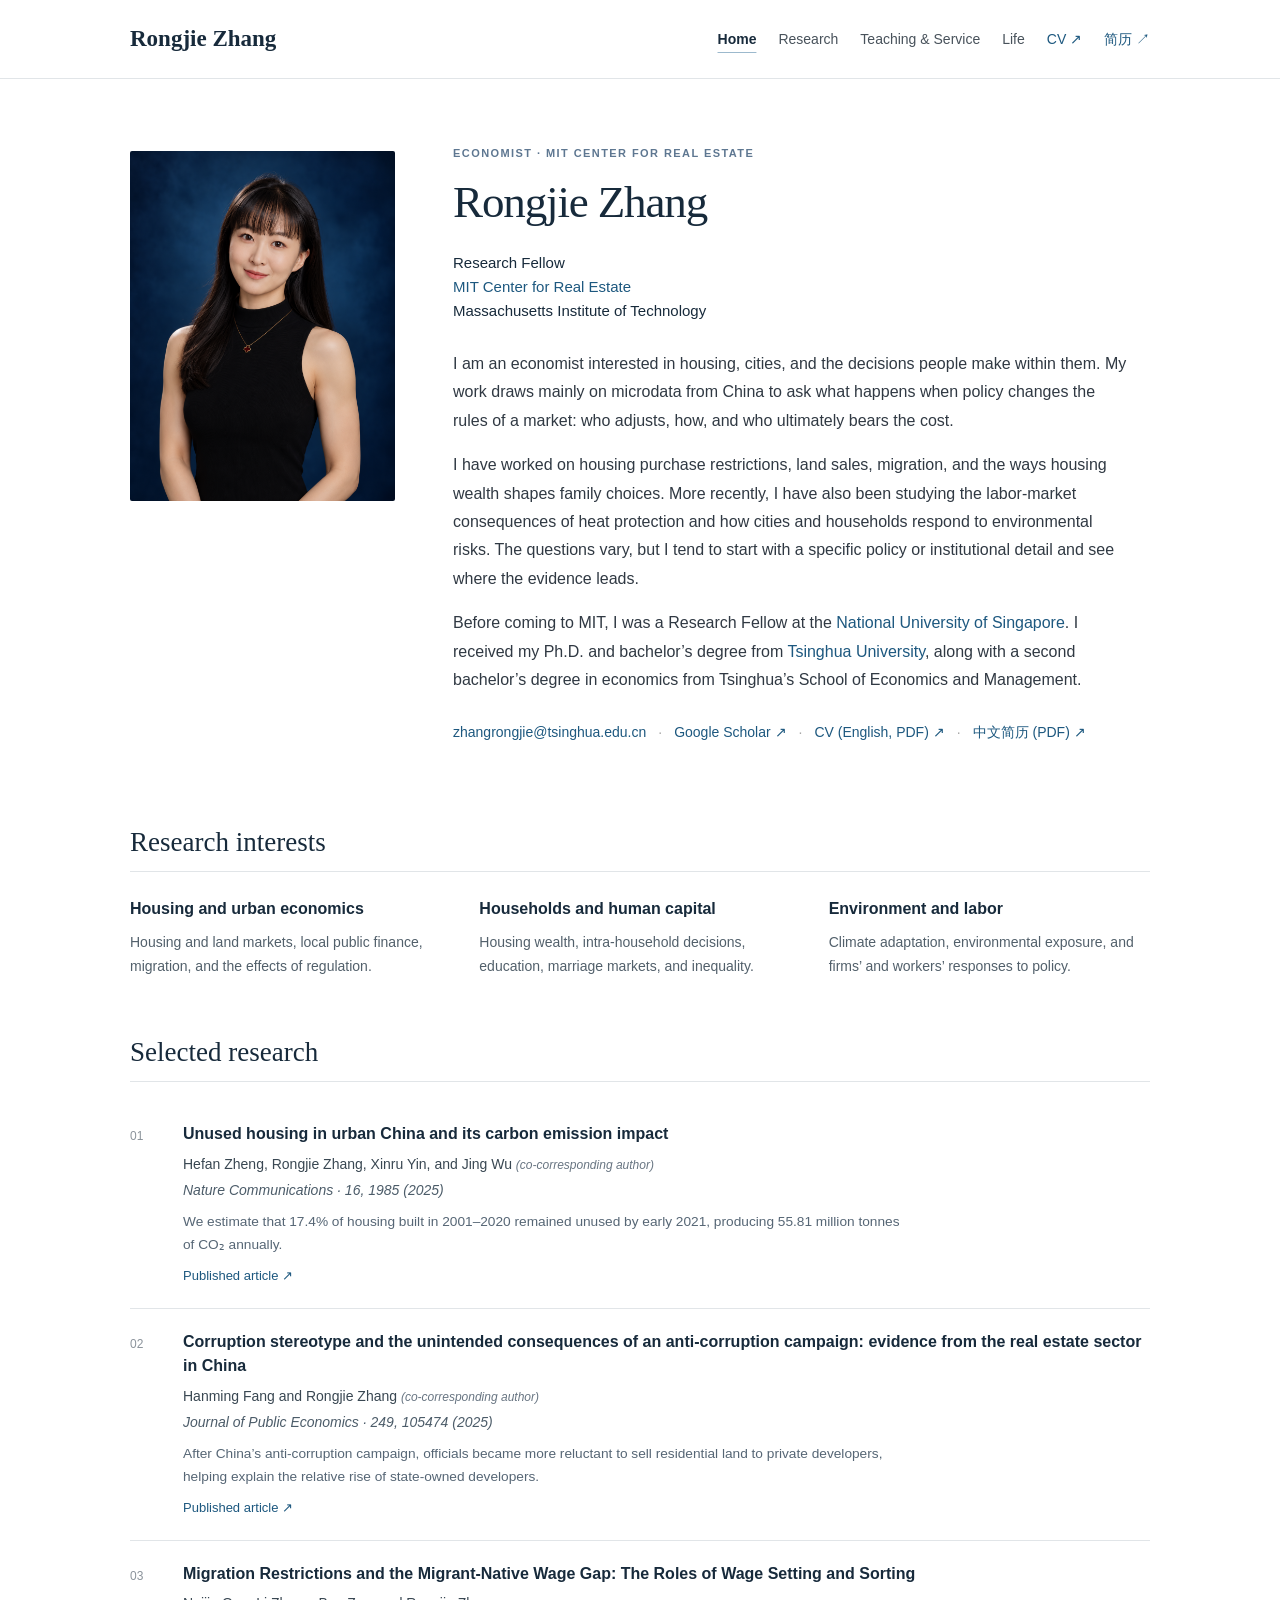
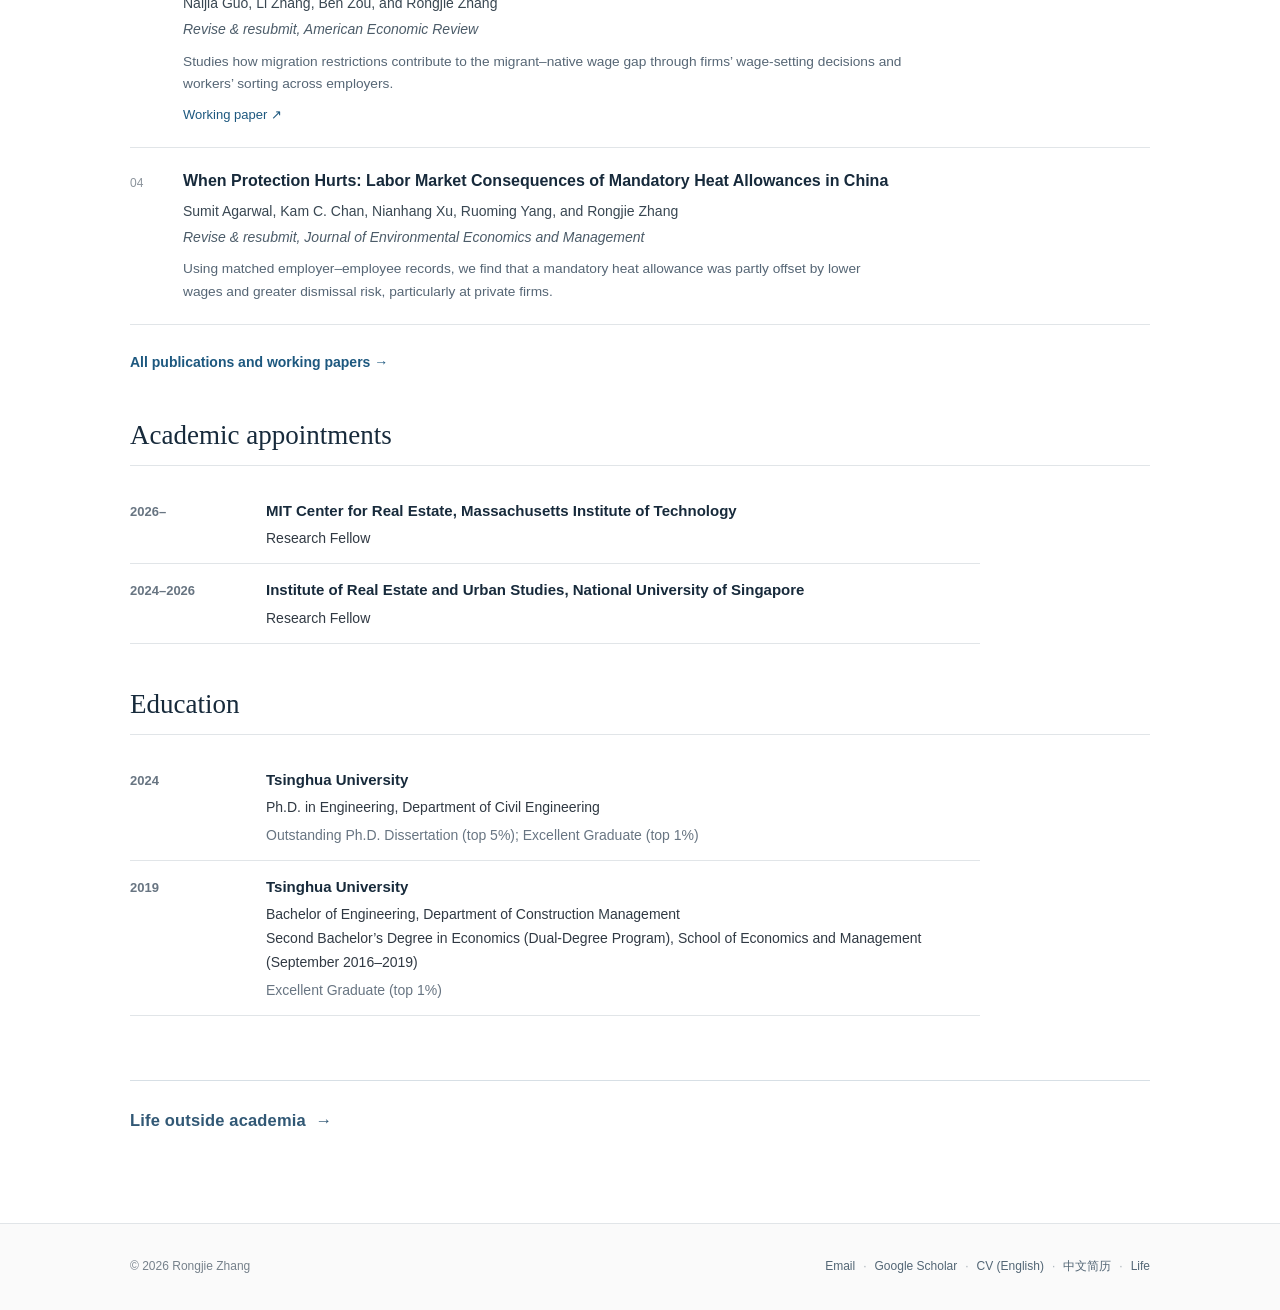
<file: index.html>
<!DOCTYPE html>

<html lang="en"><head><meta charset="utf-8"/><meta content="width=device-width, initial-scale=1" name="viewport"/><meta content="#ffffff" name="theme-color"/><meta content="Rongjie Zhang | Economist and Research Fellow, MIT Center for Real Estate" name="description"/><title>Home | Rongjie Zhang</title><link href="https://zhangrongjiethu.github.io/index.html" rel="canonical"/><link href="assets/favicon.svg" rel="icon" type="image/svg+xml"/><link href="styles.css" rel="stylesheet"/><script defer="" src="script.js"></script><style>
/* Homepage: a discreet but distinct closing link to life beyond academia. */
.home-life-entry{margin-top:64px;padding-top:26px;border-top:1px solid #d7dfe5;font-size:16.5px;font-weight:600;line-height:1.6;letter-spacing:.01em}
.home-life-entry a{display:inline-block;color:#315875;text-decoration:none}
.home-life-entry a:hover{text-decoration:underline;text-underline-offset:4px}
.home-life-entry a span{margin-left:5px}
@media(max-width:760px){.home-life-entry{margin-top:36px;padding-top:18px;font-size:15px}}
</style></head><body><a class="skip-link" href="#main">Skip to content</a><header class="site-header"><div class="wrap header-content"><a class="wordmark" href="index.html">Rongjie Zhang</a><nav aria-label="Main navigation" class="mainnav"><a aria-current="page" href="index.html">Home</a><a href="research.html">Research</a><a href="teaching.html">Teaching &amp; Service</a><a href="life.html">Life</a><a class="navcv" href="assets/Rongjie_Zhang_CV.pdf" rel="noopener" target="_blank">CV ↗</a><a class="navcv" href="assets/Rongjie_Zhang_CV_CN.pdf" rel="noopener" target="_blank">简历 ↗</a></nav><button aria-controls="mobile-menu" aria-expanded="false" aria-label="Open navigation" class="menu-button" type="button"><span></span><span></span><span></span></button></div><nav aria-label="Mobile navigation" class="mobile-nav" hidden="" id="mobile-menu"><a href="index.html">Home</a><a href="research.html">Research</a><a href="teaching.html">Teaching &amp; Service</a><a href="life.html">Life outside academia</a><a href="assets/Rongjie_Zhang_CV.pdf">CV (English)</a><a href="assets/Rongjie_Zhang_CV_CN.pdf">中文简历 (PDF)</a></nav></header><main id="main"><div class="wrap home-intro"><div class="portrait-col"><img alt="Portrait of Rongjie Zhang" class="portrait" height="1536" src="assets/rongjie-zhang.png" width="1024"/></div><div class="bio-col"><p class="eyebrow">Economist · MIT Center for Real Estate</p><h1>Rongjie Zhang</h1><p class="affil">Research Fellow<br/><a href="https://cre.mit.edu/" rel="noopener" target="_blank">MIT Center for Real Estate</a><br/>Massachusetts Institute of Technology</p>
<p>I am an economist interested in housing, cities, and the decisions people make within them. My work draws mainly on microdata from China to ask what happens when policy changes the rules of a market: who adjusts, how, and who ultimately bears the cost.</p>
<p>I have worked on housing purchase restrictions, land sales, migration, and the ways housing wealth shapes family choices. More recently, I have also been studying the labor-market consequences of heat protection and how cities and households respond to environmental risks. The questions vary, but I tend to start with a specific policy or institutional detail and see where the evidence leads.</p>
<p>Before coming to MIT, I was a Research Fellow at the <a href="https://ireus.nus.edu.sg/" rel="noopener" target="_blank">National University of Singapore</a>. I received my Ph.D. and bachelor’s degree from <a href="https://www.tsinghua.edu.cn/en/" rel="noopener" target="_blank">Tsinghua University</a>, along with a second bachelor’s degree in economics from Tsinghua’s School of Economics and Management.</p>
<p class="profile-links"><a href="mailto:zhangrongjie@tsinghua.edu.cn">zhangrongjie@tsinghua.edu.cn</a><span>·</span><a href="https://scholar.google.com.hk/citations?user=AvOiO-MAAAAJ&amp;hl=en" rel="noopener" target="_blank">Google Scholar ↗</a><span>·</span><a href="assets/Rongjie_Zhang_CV.pdf" rel="noopener" target="_blank">CV (English, PDF) ↗</a><span>·</span><a href="assets/Rongjie_Zhang_CV_CN.pdf" rel="noopener" target="_blank">中文简历 (PDF) ↗</a></p></div></div>
<div class="wrap below-home"><h2 class="section-heading">Research interests</h2><div class="fields"><div><h3>Housing and urban economics</h3><p>Housing and land markets, local public finance, migration, and the effects of regulation.</p></div><div><h3>Households and human capital</h3><p>Housing wealth, intra-household decisions, education, marriage markets, and inequality.</p></div><div><h3>Environment and labor</h3><p>Climate adaptation, environmental exposure, and firms’ and workers’ responses to policy.</p></div></div>
<h2 class="section-heading">Selected research</h2><div class="selected-papers"><article class="paper"><div class="paper-num">01</div><div class="paper-info"><h3 class="paper-title"><a href="https://doi.org/10.1038/s41467-025-57217-7" rel="noopener" target="_blank">Unused housing in urban China and its carbon emission impact</a></h3><p class="paper-authors">Hefan Zheng, Rongjie Zhang, Xinru Yin, and Jing Wu <span class="paper-correspondence">(co-corresponding author)</span></p><p class="paper-venue"><em>Nature Communications</em> · 16, 1985 (2025)</p><p class="paper-summary">We estimate that 17.4% of housing built in 2001–2020 remained unused by early 2021, producing 55.81 million tonnes of CO₂ annually.</p><div class="paper-links"><a href="https://doi.org/10.1038/s41467-025-57217-7" rel="noopener" target="_blank">Published article ↗</a></div></div></article><article class="paper"><div class="paper-num">02</div><div class="paper-info"><h3 class="paper-title"><a href="https://doi.org/10.1016/j.jpubeco.2025.105474" rel="noopener" target="_blank">Corruption stereotype and the unintended consequences of an anti-corruption campaign: evidence from the real estate sector in China</a></h3><p class="paper-authors">Hanming Fang and Rongjie Zhang <span class="paper-correspondence">(co-corresponding author)</span></p><p class="paper-venue"><em>Journal of Public Economics</em> · 249, 105474 (2025)</p><p class="paper-summary">After China’s anti-corruption campaign, officials became more reluctant to sell residential land to private developers, helping explain the relative rise of state-owned developers.</p><div class="paper-links"><a href="https://doi.org/10.1016/j.jpubeco.2025.105474" rel="noopener" target="_blank">Published article ↗</a></div></div></article><article class="paper"><div class="paper-num">03</div><div class="paper-info"><h3 class="paper-title"><a href="https://papers.ssrn.com/sol3/papers.cfm?abstract_id=5092829" rel="noopener" target="_blank">Migration Restrictions and the Migrant-Native Wage Gap: The Roles of Wage Setting and Sorting</a></h3><p class="paper-authors">Naijia Guo, Li Zhang, Ben Zou, and Rongjie Zhang</p><p class="paper-venue">Revise &amp; resubmit, American Economic Review</p><p class="paper-summary">Studies how migration restrictions contribute to the migrant–native wage gap through firms’ wage-setting decisions and workers’ sorting across employers.</p><div class="paper-links"><a href="https://papers.ssrn.com/sol3/papers.cfm?abstract_id=5092829" rel="noopener" target="_blank">Working paper ↗</a></div></div></article><article class="paper"><div class="paper-num">04</div><div class="paper-info"><h3 class="paper-title">When Protection Hurts: Labor Market Consequences of Mandatory Heat Allowances in China</h3><p class="paper-authors">Sumit Agarwal, Kam C. Chan, Nianhang Xu, Ruoming Yang, and Rongjie Zhang</p><p class="paper-venue">Revise &amp; resubmit, Journal of Environmental Economics and Management</p><p class="paper-summary">Using matched employer–employee records, we find that a mandatory heat allowance was partly offset by lower wages and greater dismissal risk, particularly at private firms.</p></div></article></div><p class="more-link"><a href="research.html">All publications and working papers →</a></p>
<h2 class="section-heading">Academic appointments</h2><div class="timeline education-timeline"><div class="timeline-row"><span class="timeline-date">2026–</span><div><h3>MIT Center for Real Estate, Massachusetts Institute of Technology</h3><p>Research Fellow</p></div></div><div class="timeline-row"><span class="timeline-date">2024–2026</span><div><h3>Institute of Real Estate and Urban Studies, National University of Singapore</h3><p>Research Fellow</p></div></div></div>
<h2 class="section-heading">Education</h2><div class="timeline education-timeline"><div class="timeline-row"><span class="timeline-date">2024</span><div><h3>Tsinghua University</h3><p>Ph.D. in Engineering, Department of Civil Engineering</p><p class="subline">Outstanding Ph.D. Dissertation (top 5%); Excellent Graduate (top 1%)</p></div></div><div class="timeline-row"><span class="timeline-date">2019</span><div><h3>Tsinghua University</h3><p>Bachelor of Engineering, Department of Construction Management</p><p>Second Bachelor’s Degree in Economics (Dual-Degree Program), School of Economics and Management (September 2016–2019)</p><p class="subline">Excellent Graduate (top 1%)</p></div></div></div>
<div class="home-life-entry"><a href="life.html">Life outside academia<span aria-hidden="true"> →</span></a></div></div></main><footer class="footer"><div class="wrap foot-content"><span>© <span id="current-year">2026</span> Rongjie Zhang</span><span><a href="mailto:zhangrongjie@tsinghua.edu.cn">Email</a><span class="sep">·</span><a href="https://scholar.google.com.hk/citations?user=AvOiO-MAAAAJ&amp;hl=en" rel="noopener" target="_blank">Google Scholar</a><span class="sep">·</span><a href="assets/Rongjie_Zhang_CV.pdf">CV (English)</a><span class="sep">·</span><a href="assets/Rongjie_Zhang_CV_CN.pdf">中文简历</a><span class="sep">·</span><a href="life.html">Life</a></span></div></footer></body></html>
</file>
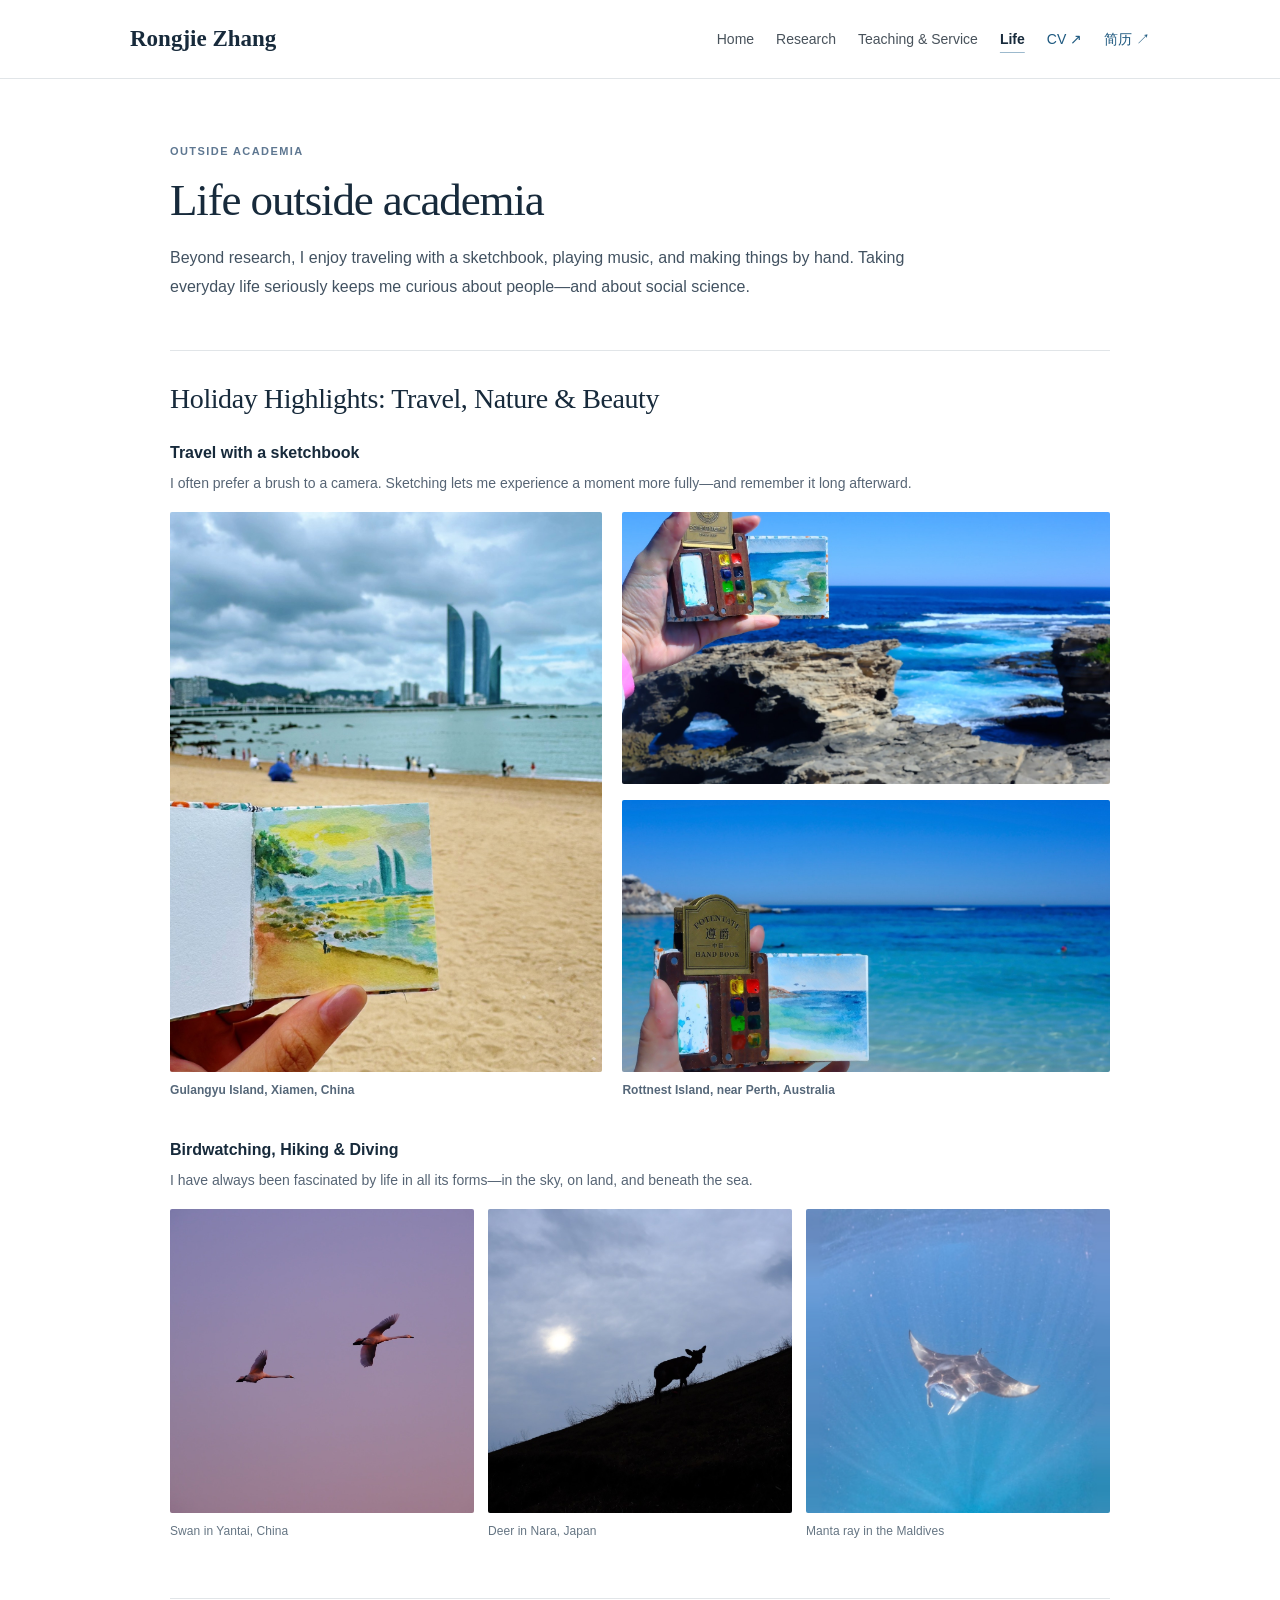
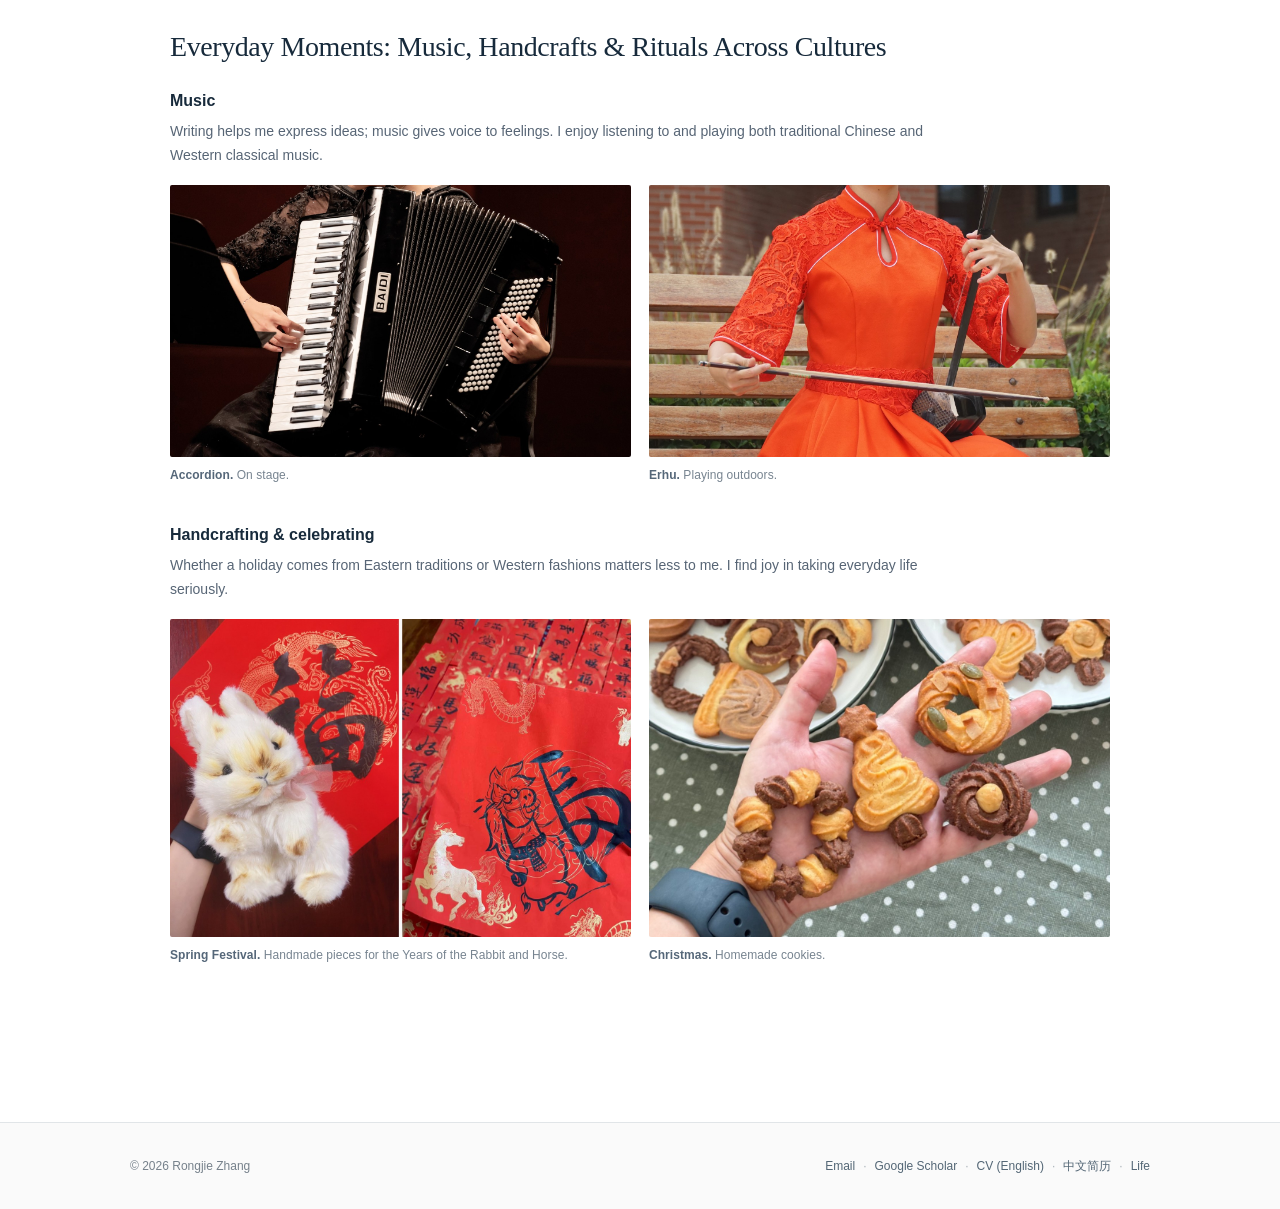
<file: life.html>
<!DOCTYPE html>

<html lang="en">
<head>
<meta charset="utf-8"/>
<meta content="width=device-width, initial-scale=1" name="viewport"/>
<meta content="#ffffff" name="theme-color"/>
<meta content="Rongjie Zhang — life outside academia: travel and sketching, nature and marine life, music, and handcrafting across cultures." name="description"/>
<title>Life | Rongjie Zhang</title>
<link href="https://zhangrongjiethu.github.io/life.html" rel="canonical"/>
<link href="assets/favicon.svg" rel="icon" type="image/svg+xml"/>
<link href="styles-life-20261106-square.css" rel="stylesheet"/>
<script defer="" src="script.js"></script>
</head><body>
<a class="skip-link" href="#main">Skip to content</a>
<header class="site-header"><div class="wrap header-content"><a class="wordmark" href="index.html">Rongjie Zhang</a><nav aria-label="Main navigation" class="mainnav"><a href="index.html">Home</a><a href="research.html">Research</a><a href="teaching.html">Teaching &amp; Service</a><a aria-current="page" href="life.html">Life</a><a class="navcv" href="assets/Rongjie_Zhang_CV.pdf" rel="noopener" target="_blank">CV ↗</a><a class="navcv" href="assets/Rongjie_Zhang_CV_CN.pdf" rel="noopener" target="_blank">简历 ↗</a></nav><button aria-controls="mobile-menu" aria-expanded="false" aria-label="Open navigation" class="menu-button" type="button"><span></span><span></span><span></span></button></div><nav aria-label="Mobile navigation" class="mobile-nav" hidden="" id="mobile-menu"><a href="index.html">Home</a><a href="research.html">Research</a><a href="teaching.html">Teaching &amp; Service</a><a href="life.html">Life outside academia</a><a href="assets/Rongjie_Zhang_CV.pdf">CV (English)</a><a href="assets/Rongjie_Zhang_CV_CN.pdf">中文简历 (PDF)</a></nav></header>
<main id="main"><div class="wrap article-page life-page">
<div class="life-header"><p class="eyebrow">Outside academia</p><h1>Life outside academia</h1>
<p class="life-lede">Beyond research, I enjoy traveling with a sketchbook, playing music, and making things by hand. Taking everyday life seriously keeps me curious about people—and about social science.</p>
</div>
<section aria-labelledby="moments-title" class="life-theme">
<h2 class="life-theme-title" id="moments-title">Holiday Highlights: Travel, Nature &amp; Beauty</h2>
<div class="life-subtheme"><h3>Travel with a sketchbook</h3>
<p>I often prefer a brush to a camera. Sketching lets me experience a moment more fully—and remember it long afterward.</p>
<div class="life-sketch-grid">
<figure class="life-figure"><img alt="At Gulangyu Island, Xiamen: an open watercolor sketchbook held in front of the very beach and distinctive towers shown in the painting" class="sketch-main" loading="lazy" src="assets/life/painting-xiamen.jpg"/><figcaption><strong>Gulangyu Island, Xiamen, China</strong></figcaption></figure>
<figure class="life-figure life-perth-figure"><div class="perth-photo-pair"><img alt="Small watercolor sketch of the sea held in front of the rocky coast of Rottnest Island, near Perth, Australia" class="sketch-side sketch-coast" loading="lazy" src="assets/life/rotnest-coast.jpg"/><img alt="A hand holding a watercolor sketch and miniature paintbox in front of turquoise sea at Rottnest Island, Australia" class="sketch-side sketch-water" loading="lazy" src="assets/life/rotnest-water.jpg"/></div><figcaption><strong>Rottnest Island, near Perth, Australia</strong></figcaption></figure></div></div>
<div class="life-subtheme"><h3>Birdwatching, Hiking &amp; Diving</h3>
<p>I have always been fascinated by life in all its forms—in the sky, on land, and beneath the sea.</p>
<div class="life-photo-trio">
<figure class="life-figure"><img alt="Two swans flying across a lavender sky in Yantai, China" class="nature-photo" loading="lazy" src="assets/life/swans-in-flight.jpg"/><figcaption>Swan in Yantai, China</figcaption></figure>
<figure class="life-figure"><img alt="Silhouette of a deer on the hillside of Mount Wakakusa, Nara, Japan" class="nature-photo" loading="lazy" src="assets/life/nature-deer.jpg"/><figcaption>Deer in Nara, Japan</figcaption></figure>
<figure class="life-figure"><img alt="Manta ray swimming underwater in clear blue water in the Maldives" class="nature-photo nature-ocean" loading="lazy" src="assets/life/manta-in-blue.jpg"/><figcaption>Manta ray in the Maldives</figcaption></figure></div></div></section>
<section aria-labelledby="culture-title" class="life-theme">
<h2 class="life-theme-title" id="culture-title">Everyday Moments: Music, Handcrafts &amp; Rituals Across Cultures</h2>
<div class="life-subtheme"><h3>Music</h3>
<p>Writing helps me express ideas; music gives voice to feelings. I enjoy listening to and playing both traditional Chinese and Western classical music.</p>
<div class="life-photo-duo">
<figure class="life-figure"><img alt="Playing an accordion on a stage during a performance" class="music-photo" loading="lazy" src="assets/life/music-accordion.jpg"/><figcaption><strong>Accordion.</strong> On stage.</figcaption></figure>
<figure class="life-figure"><img alt="Playing the erhu outdoors in a red dress" class="music-photo" loading="lazy" src="assets/life/music-erhu.jpg"/><figcaption><strong>Erhu.</strong> Playing outdoors.</figcaption></figure>
</div></div>
<div class="life-subtheme"><h3>Handcrafting &amp; celebrating</h3>
<p>Whether a holiday comes from Eastern traditions or Western fashions matters less to me. I find joy in taking everyday life seriously.</p>
<div class="life-photo-duo">
<figure class="life-figure"><img alt="Handmade rabbit for the Year of the Rabbit beside hand-painted Fu calligraphy and a horse illustration for the Year of the Horse" class="ceremony-photo" loading="lazy" src="assets/life/new-year-diptych.jpg"/><figcaption><strong>Spring Festival.</strong> Handmade pieces for the Years of the Rabbit and Horse.</figcaption></figure>
<figure class="life-figure"><img alt="Christmas cookies baked and arranged on plates, with several held in one hand" class="ceremony-photo" loading="lazy" src="assets/life/ritual-cookies.jpg"/><figcaption><strong>Christmas.</strong> Homemade cookies.</figcaption></figure>
</div></div></section>
</div></main>
<footer class="footer"><div class="wrap foot-content"><span>© <span id="current-year">2026</span> Rongjie Zhang</span><span><a href="mailto:zhangrongjie@tsinghua.edu.cn">Email</a><span class="sep">·</span><a href="https://scholar.google.com.hk/citations?user=AvOiO-MAAAAJ&amp;hl=en" rel="noopener" target="_blank">Google Scholar</a><span class="sep">·</span><a href="assets/Rongjie_Zhang_CV.pdf">CV (English)</a><span class="sep">·</span><a href="assets/Rongjie_Zhang_CV_CN.pdf">中文简历</a><span class="sep">·</span><a href="life.html">Life</a></span></div></footer>
</body></html>
</file>
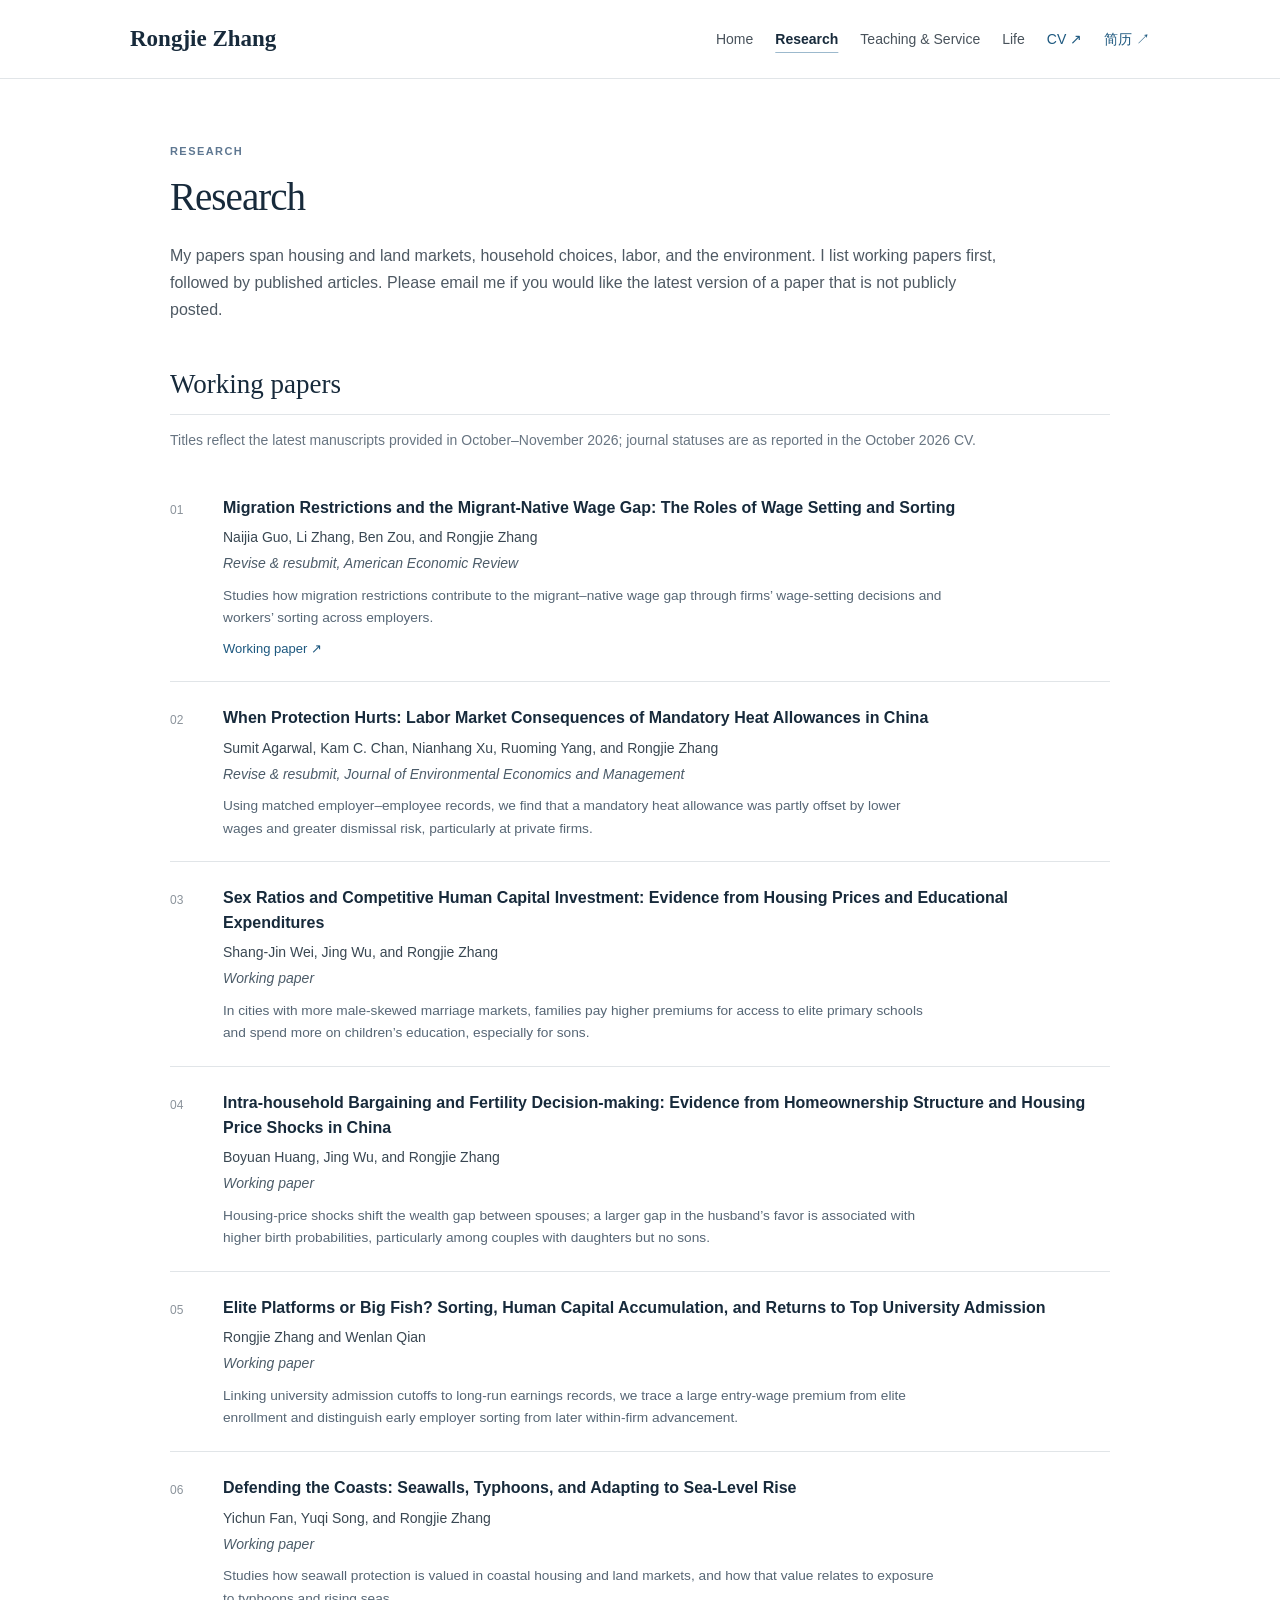
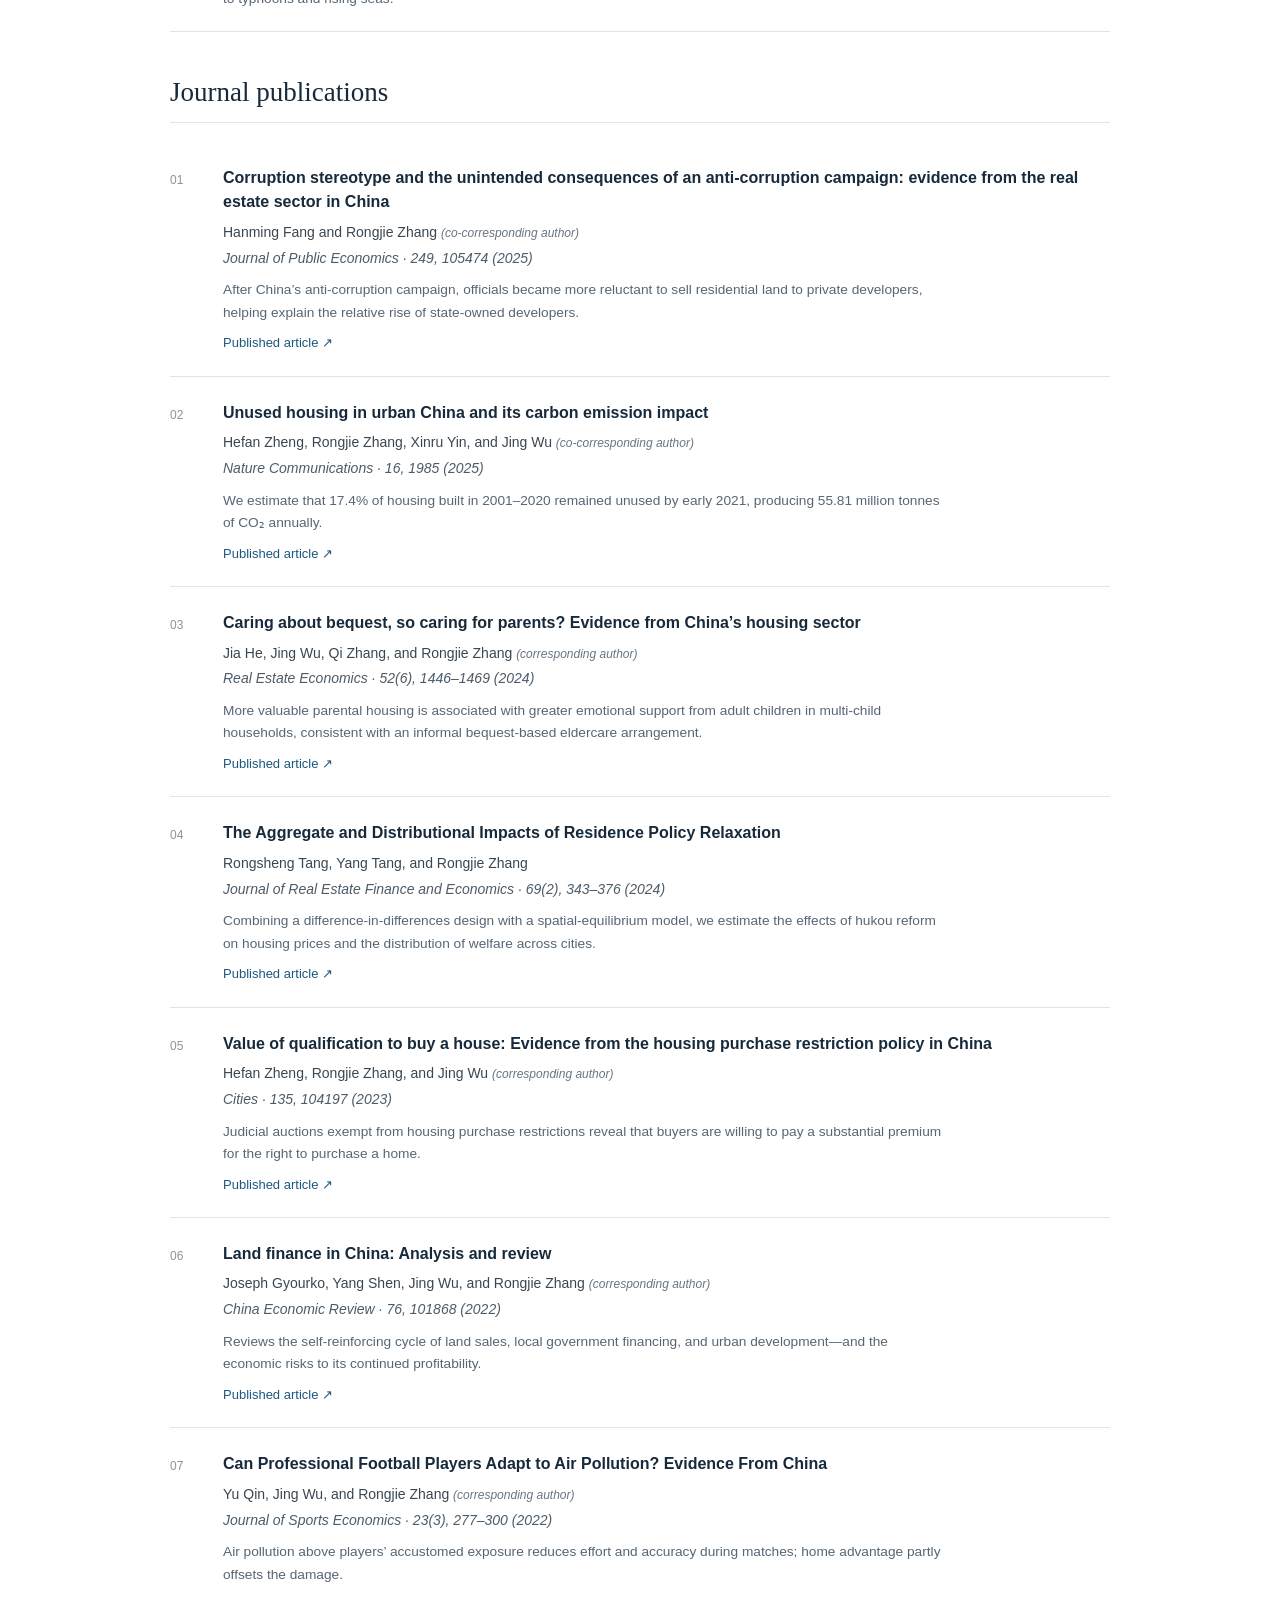
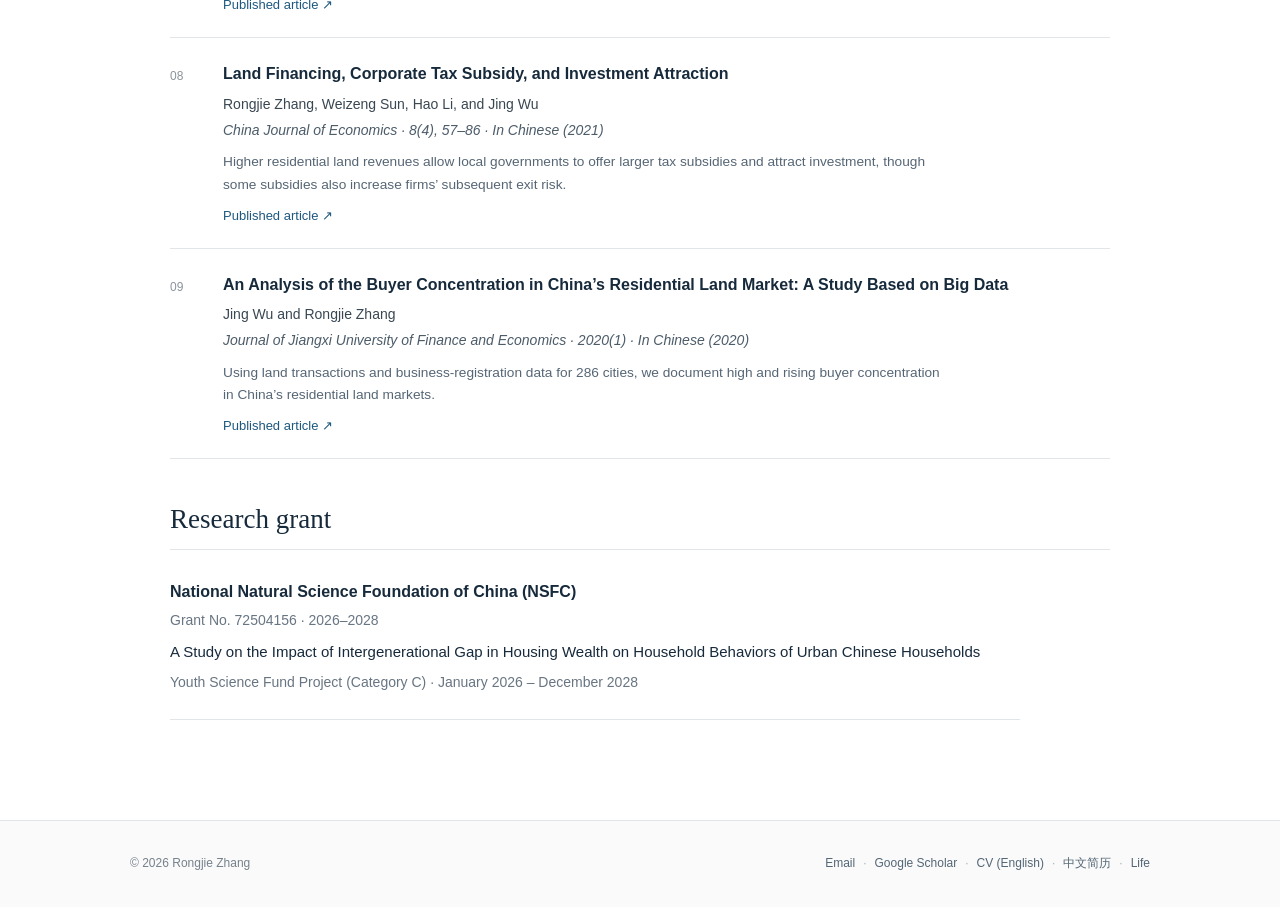
<file: research.html>
<!doctype html><html lang="en"><head><meta charset="utf-8"><meta name="viewport" content="width=device-width, initial-scale=1"><meta name="theme-color" content="#ffffff"><meta name="description" content="Rongjie Zhang | Economist and Research Fellow, MIT Center for Real Estate"><title>Research | Rongjie Zhang</title><link rel="canonical" href="https://zhangrongjiethu.github.io/research.html"><link rel="icon" href="assets/favicon.svg" type="image/svg+xml"><link rel="stylesheet" href="styles.css"><script defer src="script.js"></script></head><body><a class="skip-link" href="#main">Skip to content</a><header class="site-header"><div class="wrap header-content"><a class="wordmark" href="index.html">Rongjie Zhang</a><nav aria-label="Main navigation" class="mainnav"><a href="index.html">Home</a><a aria-current="page" href="research.html">Research</a><a href="teaching.html">Teaching &amp; Service</a><a href="life.html">Life</a><a class="navcv" href="assets/Rongjie_Zhang_CV.pdf" rel="noopener" target="_blank">CV ↗</a><a class="navcv" href="assets/Rongjie_Zhang_CV_CN.pdf" rel="noopener" target="_blank">简历 ↗</a></nav><button aria-controls="mobile-menu" aria-expanded="false" aria-label="Open navigation" class="menu-button" type="button"><span></span><span></span><span></span></button></div><nav aria-label="Mobile navigation" class="mobile-nav" hidden="" id="mobile-menu"><a href="index.html">Home</a><a href="research.html">Research</a><a href="teaching.html">Teaching &amp; Service</a><a href="life.html">Life outside academia</a><a href="assets/Rongjie_Zhang_CV.pdf">CV (English)</a><a href="assets/Rongjie_Zhang_CV_CN.pdf">中文简历 (PDF)</a></nav></header><main id="main"><div class="wrap article-page"><div class="page-heading"><p class="eyebrow">Research</p><h1>Research</h1><p>My papers span housing and land markets, household choices, labor, and the environment. I list working papers first, followed by published articles. Please email me if you would like the latest version of a paper that is not publicly posted.</p></div><h2 class="section-heading" id="working-papers">Working papers</h2><p class="section-context">Titles reflect the latest manuscripts provided in October–November 2026; journal statuses are as reported in the October 2026 CV.</p><div class="paper-list"><article class="paper"><div class="paper-num">01</div><div class="paper-info"><h3 class="paper-title"><a href="https://papers.ssrn.com/sol3/papers.cfm?abstract_id=5092829" target="_blank" rel="noopener">Migration Restrictions and the Migrant-Native Wage Gap: The Roles of Wage Setting and Sorting</a></h3><p class="paper-authors">Naijia Guo, Li Zhang, Ben Zou, and Rongjie Zhang</p><p class="paper-venue">Revise &amp; resubmit, American Economic Review</p><p class="paper-summary">Studies how migration restrictions contribute to the migrant–native wage gap through firms’ wage-setting decisions and workers’ sorting across employers.</p><div class="paper-links"><a href="https://papers.ssrn.com/sol3/papers.cfm?abstract_id=5092829" target="_blank" rel="noopener">Working paper ↗</a></div></div></article><article class="paper"><div class="paper-num">02</div><div class="paper-info"><h3 class="paper-title">When Protection Hurts: Labor Market Consequences of Mandatory Heat Allowances in China</h3><p class="paper-authors">Sumit Agarwal, Kam C. Chan, Nianhang Xu, Ruoming Yang, and Rongjie Zhang</p><p class="paper-venue">Revise &amp; resubmit, Journal of Environmental Economics and Management</p><p class="paper-summary">Using matched employer–employee records, we find that a mandatory heat allowance was partly offset by lower wages and greater dismissal risk, particularly at private firms.</p></div></article><article class="paper"><div class="paper-num">03</div><div class="paper-info"><h3 class="paper-title">Sex Ratios and Competitive Human Capital Investment: Evidence from Housing Prices and Educational Expenditures</h3><p class="paper-authors">Shang-Jin Wei, Jing Wu, and Rongjie Zhang</p><p class="paper-venue">Working paper</p><p class="paper-summary">In cities with more male-skewed marriage markets, families pay higher premiums for access to elite primary schools and spend more on children’s education, especially for sons.</p></div></article><article class="paper"><div class="paper-num">04</div><div class="paper-info"><h3 class="paper-title">Intra-household Bargaining and Fertility Decision-making: Evidence from Homeownership Structure and Housing Price Shocks in China</h3><p class="paper-authors">Boyuan Huang, Jing Wu, and Rongjie Zhang</p><p class="paper-venue">Working paper</p><p class="paper-summary">Housing-price shocks shift the wealth gap between spouses; a larger gap in the husband’s favor is associated with higher birth probabilities, particularly among couples with daughters but no sons.</p></div></article><article class="paper"><div class="paper-num">05</div><div class="paper-info"><h3 class="paper-title">Elite Platforms or Big Fish? Sorting, Human Capital Accumulation, and Returns to Top University Admission</h3><p class="paper-authors">Rongjie Zhang and Wenlan Qian</p><p class="paper-venue">Working paper</p><p class="paper-summary">Linking university admission cutoffs to long-run earnings records, we trace a large entry-wage premium from elite enrollment and distinguish early employer sorting from later within-firm advancement.</p></div></article><article class="paper"><div class="paper-num">06</div><div class="paper-info"><h3 class="paper-title">Defending the Coasts: Seawalls, Typhoons, and Adapting to Sea-Level Rise</h3><p class="paper-authors">Yichun Fan, Yuqi Song, and Rongjie Zhang</p><p class="paper-venue">Working paper</p><p class="paper-summary">Studies how seawall protection is valued in coastal housing and land markets, and how that value relates to exposure to typhoons and rising seas.</p></div></article></div><h2 class="section-heading" id="publications">Journal publications</h2><div class="paper-list"><article class="paper"><div class="paper-num">01</div><div class="paper-info"><h3 class="paper-title"><a href="https://doi.org/10.1016/j.jpubeco.2025.105474" target="_blank" rel="noopener">Corruption stereotype and the unintended consequences of an anti-corruption campaign: evidence from the real estate sector in China</a></h3><p class="paper-authors">Hanming Fang and Rongjie Zhang <span class="paper-correspondence">(co-corresponding author)</span></p><p class="paper-venue"><em>Journal of Public Economics</em> · 249, 105474 (2025)</p><p class="paper-summary">After China’s anti-corruption campaign, officials became more reluctant to sell residential land to private developers, helping explain the relative rise of state-owned developers.</p><div class="paper-links"><a href="https://doi.org/10.1016/j.jpubeco.2025.105474" target="_blank" rel="noopener">Published article ↗</a></div></div></article><article class="paper"><div class="paper-num">02</div><div class="paper-info"><h3 class="paper-title"><a href="https://doi.org/10.1038/s41467-025-57217-7" target="_blank" rel="noopener">Unused housing in urban China and its carbon emission impact</a></h3><p class="paper-authors">Hefan Zheng, Rongjie Zhang, Xinru Yin, and Jing Wu <span class="paper-correspondence">(co-corresponding author)</span></p><p class="paper-venue"><em>Nature Communications</em> · 16, 1985 (2025)</p><p class="paper-summary">We estimate that 17.4% of housing built in 2001–2020 remained unused by early 2021, producing 55.81 million tonnes of CO₂ annually.</p><div class="paper-links"><a href="https://doi.org/10.1038/s41467-025-57217-7" target="_blank" rel="noopener">Published article ↗</a></div></div></article><article class="paper"><div class="paper-num">03</div><div class="paper-info"><h3 class="paper-title"><a href="https://doi.org/10.1111/1540-6229.12470" target="_blank" rel="noopener">Caring about bequest, so caring for parents? Evidence from China’s housing sector</a></h3><p class="paper-authors">Jia He, Jing Wu, Qi Zhang, and Rongjie Zhang <span class="paper-correspondence">(corresponding author)</span></p><p class="paper-venue"><em>Real Estate Economics</em> · 52(6), 1446–1469 (2024)</p><p class="paper-summary">More valuable parental housing is associated with greater emotional support from adult children in multi-child households, consistent with an informal bequest-based eldercare arrangement.</p><div class="paper-links"><a href="https://doi.org/10.1111/1540-6229.12470" target="_blank" rel="noopener">Published article ↗</a></div></div></article><article class="paper"><div class="paper-num">04</div><div class="paper-info"><h3 class="paper-title"><a href="https://doi.org/10.1007/s11146-022-09912-1" target="_blank" rel="noopener">The Aggregate and Distributional Impacts of Residence Policy Relaxation</a></h3><p class="paper-authors">Rongsheng Tang, Yang Tang, and Rongjie Zhang</p><p class="paper-venue"><em>Journal of Real Estate Finance and Economics</em> · 69(2), 343–376 (2024)</p><p class="paper-summary">Combining a difference-in-differences design with a spatial-equilibrium model, we estimate the effects of hukou reform on housing prices and the distribution of welfare across cities.</p><div class="paper-links"><a href="https://doi.org/10.1007/s11146-022-09912-1" target="_blank" rel="noopener">Published article ↗</a></div></div></article><article class="paper"><div class="paper-num">05</div><div class="paper-info"><h3 class="paper-title"><a href="https://doi.org/10.1016/j.cities.2023.104197" target="_blank" rel="noopener">Value of qualification to buy a house: Evidence from the housing purchase restriction policy in China</a></h3><p class="paper-authors">Hefan Zheng, Rongjie Zhang, and Jing Wu <span class="paper-correspondence">(corresponding author)</span></p><p class="paper-venue"><em>Cities</em> · 135, 104197 (2023)</p><p class="paper-summary">Judicial auctions exempt from housing purchase restrictions reveal that buyers are willing to pay a substantial premium for the right to purchase a home.</p><div class="paper-links"><a href="https://doi.org/10.1016/j.cities.2023.104197" target="_blank" rel="noopener">Published article ↗</a></div></div></article><article class="paper"><div class="paper-num">06</div><div class="paper-info"><h3 class="paper-title"><a href="https://doi.org/10.1016/j.chieco.2022.101868" target="_blank" rel="noopener">Land finance in China: Analysis and review</a></h3><p class="paper-authors">Joseph Gyourko, Yang Shen, Jing Wu, and Rongjie Zhang <span class="paper-correspondence">(corresponding author)</span></p><p class="paper-venue"><em>China Economic Review</em> · 76, 101868 (2022)</p><p class="paper-summary">Reviews the self-reinforcing cycle of land sales, local government financing, and urban development—and the economic risks to its continued profitability.</p><div class="paper-links"><a href="https://doi.org/10.1016/j.chieco.2022.101868" target="_blank" rel="noopener">Published article ↗</a></div></div></article><article class="paper"><div class="paper-num">07</div><div class="paper-info"><h3 class="paper-title"><a href="https://doi.org/10.1177/15270025211049793" target="_blank" rel="noopener">Can Professional Football Players Adapt to Air Pollution? Evidence From China</a></h3><p class="paper-authors">Yu Qin, Jing Wu, and Rongjie Zhang <span class="paper-correspondence">(corresponding author)</span></p><p class="paper-venue"><em>Journal of Sports Economics</em> · 23(3), 277–300 (2022)</p><p class="paper-summary">Air pollution above players’ accustomed exposure reduces effort and accuracy during matches; home advantage partly offsets the damage.</p><div class="paper-links"><a href="https://doi.org/10.1177/15270025211049793" target="_blank" rel="noopener">Published article ↗</a></div></div></article><article class="paper"><div class="paper-num">08</div><div class="paper-info"><h3 class="paper-title"><a href="https://doi.org/10.16513/j.cnki.cje.2021.04.002" target="_blank" rel="noopener">Land Financing, Corporate Tax Subsidy, and Investment Attraction</a></h3><p class="paper-authors">Rongjie Zhang, Weizeng Sun, Hao Li, and Jing Wu</p><p class="paper-venue"><em>China Journal of Economics</em> · 8(4), 57–86 · In Chinese (2021)</p><p class="paper-summary">Higher residential land revenues allow local governments to offer larger tax subsidies and attract investment, though some subsidies also increase firms’ subsequent exit risk.</p><div class="paper-links"><a href="https://doi.org/10.16513/j.cnki.cje.2021.04.002" target="_blank" rel="noopener">Published article ↗</a></div></div></article><article class="paper"><div class="paper-num">09</div><div class="paper-info"><h3 class="paper-title"><a href="https://doi.org/10.13676/j.cnki.cn36-1224/f.2020.01.002" target="_blank" rel="noopener">An Analysis of the Buyer Concentration in China’s Residential Land Market: A Study Based on Big Data</a></h3><p class="paper-authors">Jing Wu and Rongjie Zhang</p><p class="paper-venue"><em>Journal of Jiangxi University of Finance and Economics</em> · 2020(1) · In Chinese (2020)</p><p class="paper-summary">Using land transactions and business-registration data for 286 cities, we document high and rising buyer concentration in China’s residential land markets.</p><div class="paper-links"><a href="https://doi.org/10.13676/j.cnki.cn36-1224/f.2020.01.002" target="_blank" rel="noopener">Published article ↗</a></div></div></article></div><h2 class="section-heading" id="grants">Research grant</h2><div class="grant-entry grant-entry-research"><h3>National Natural Science Foundation of China (NSFC)</h3><p class="grant-program">Grant No. 72504156 · 2026–2028</p><p class="grant-title">A Study on the Impact of Intergenerational Gap in Housing Wealth on Household Behaviors of Urban Chinese Households</p><p class="grant-period">Youth Science Fund Project (Category C) · January 2026 – December 2028</p></div></div></main><footer class="footer"><div class="wrap foot-content"><span>© <span id="current-year">2026</span> Rongjie Zhang</span><span><a href="mailto:zhangrongjie@tsinghua.edu.cn">Email</a><span class="sep">·</span><a href="https://scholar.google.com.hk/citations?user=AvOiO-MAAAAJ&amp;hl=en" rel="noopener" target="_blank">Google Scholar</a><span class="sep">·</span><a href="assets/Rongjie_Zhang_CV.pdf">CV (English)</a><span class="sep">·</span><a href="assets/Rongjie_Zhang_CV_CN.pdf">中文简历</a><span class="sep">·</span><a href="life.html">Life</a></span></div></footer></body></html>
</file>
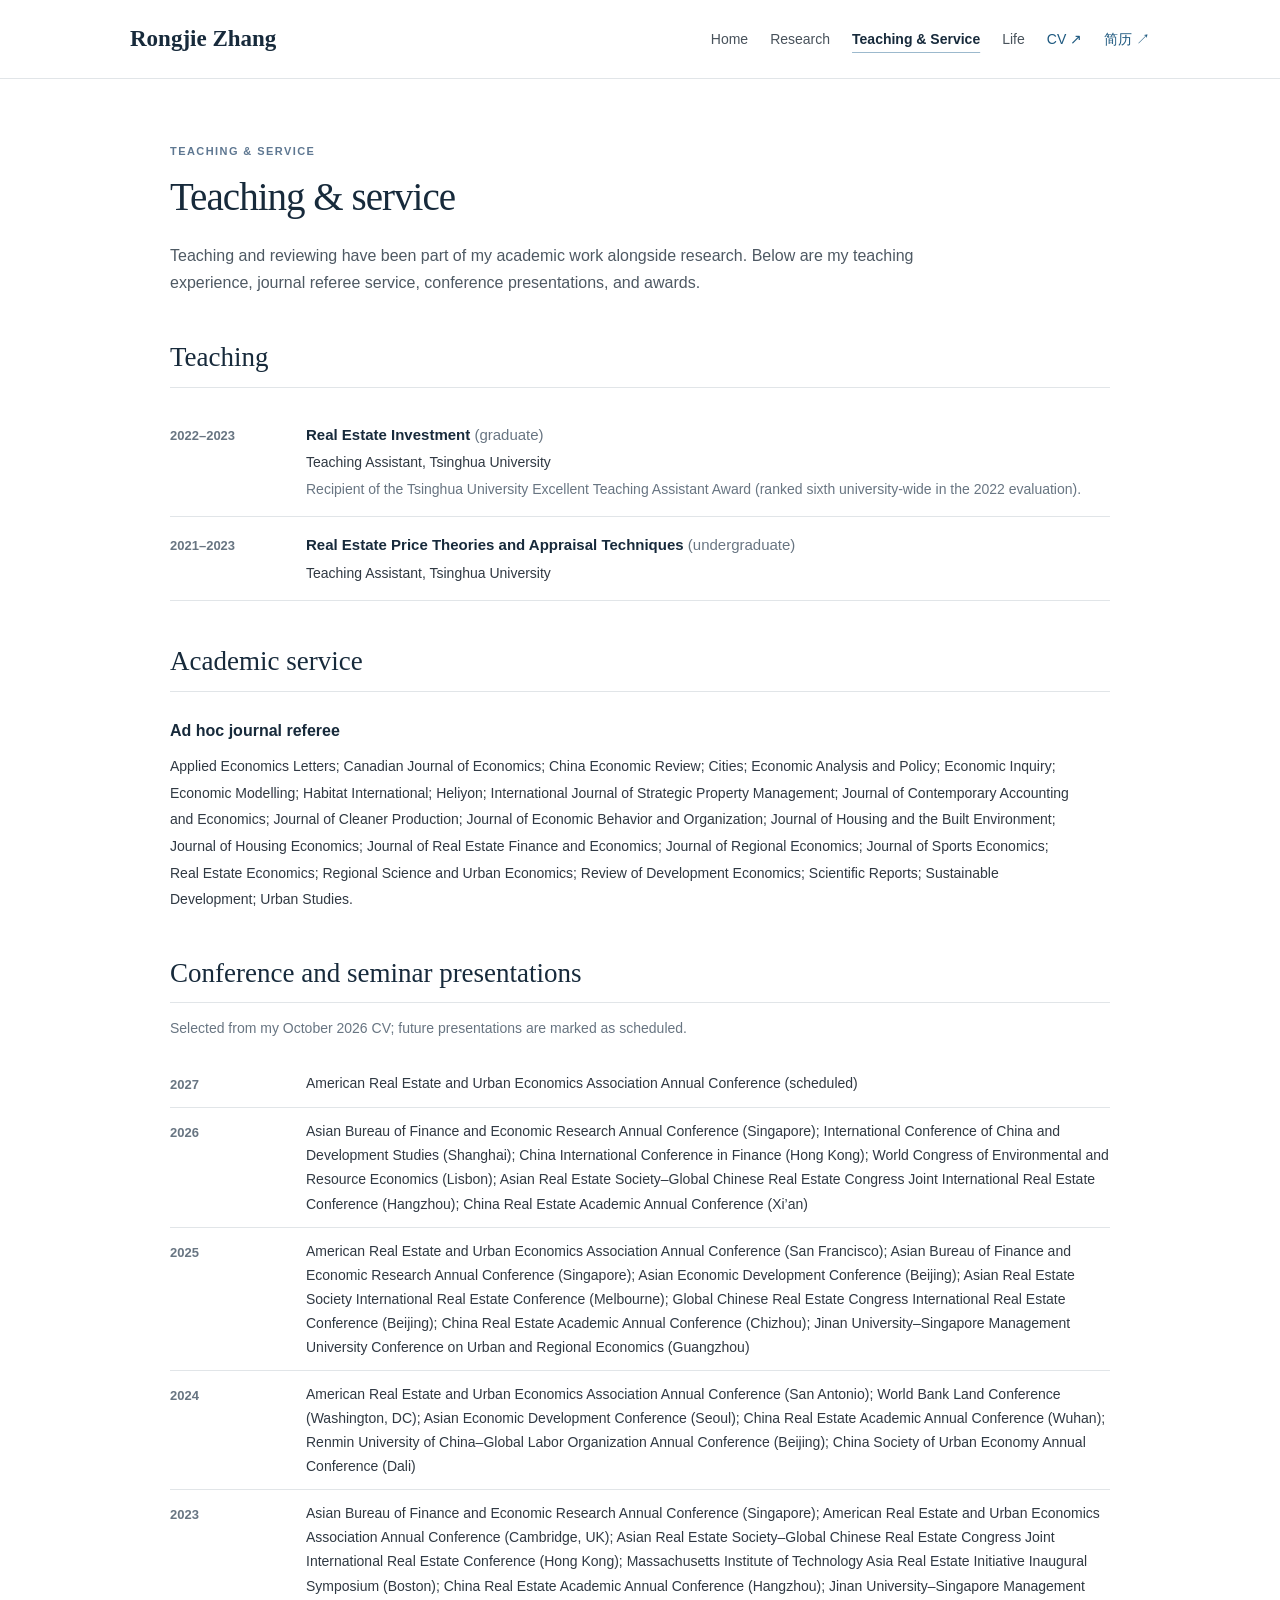
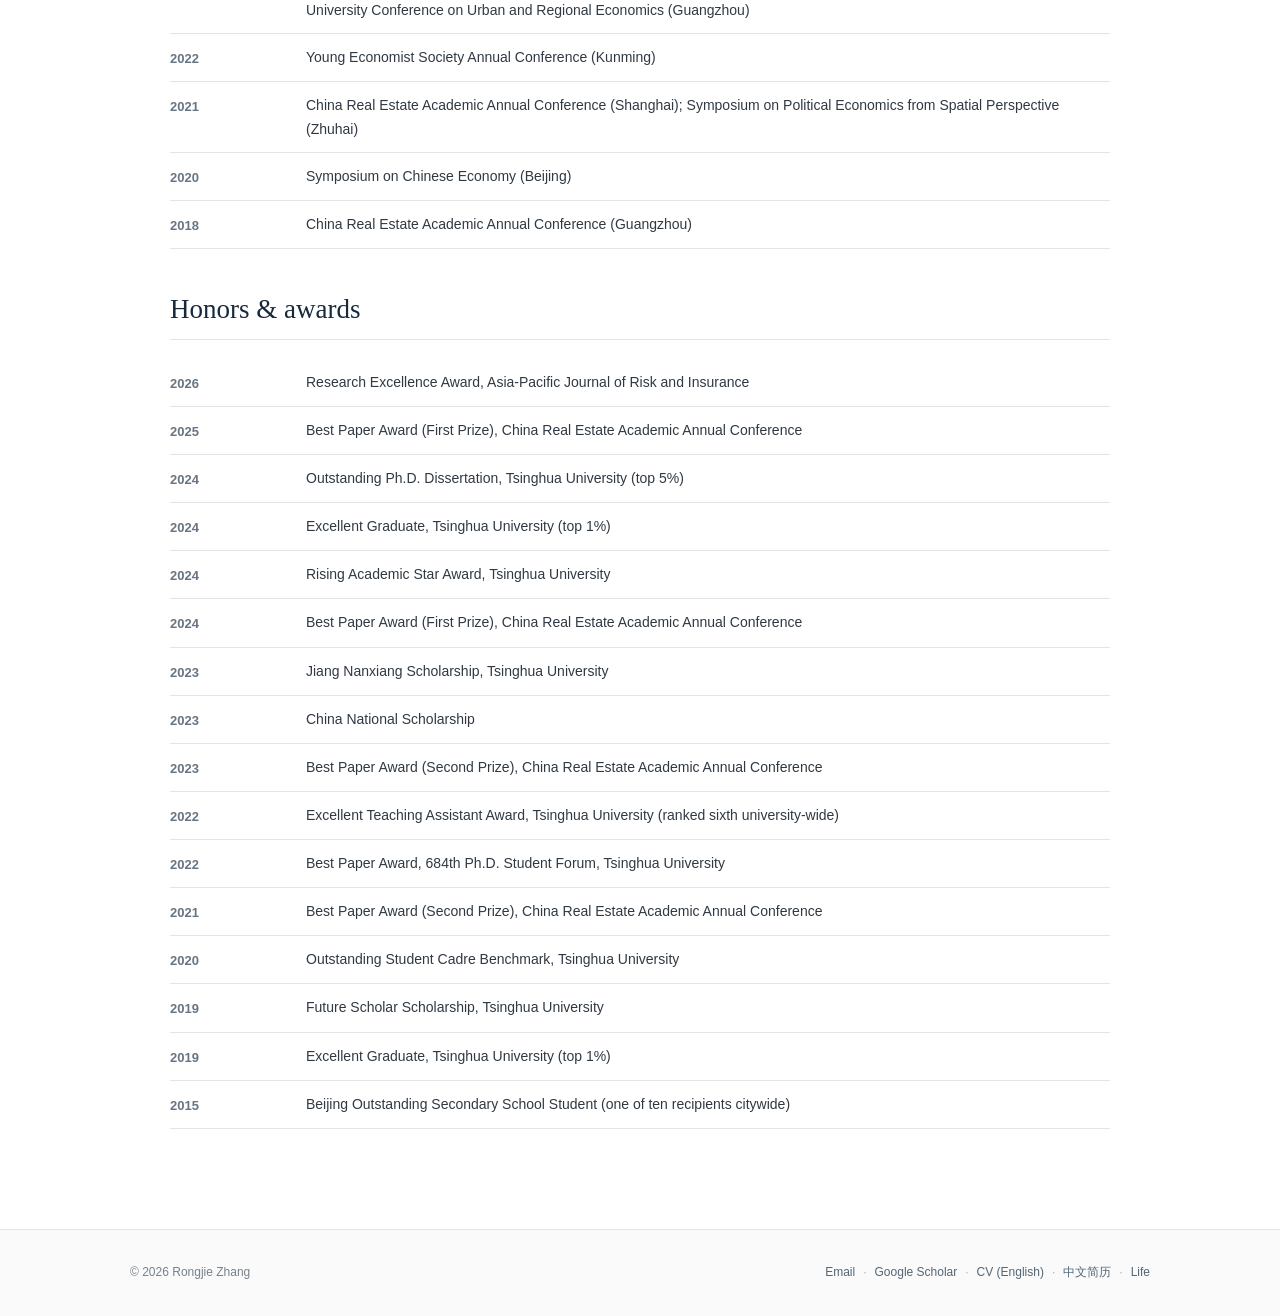
<file: teaching.html>
<!DOCTYPE html>

<html lang="en"><head><meta charset="utf-8"/><meta content="width=device-width, initial-scale=1" name="viewport"/><meta content="#ffffff" name="theme-color"/><meta content="Rongjie Zhang | Economist and Research Fellow, MIT Center for Real Estate" name="description"/><title>Teaching &amp; Service | Rongjie Zhang</title><link href="https://zhangrongjiethu.github.io/teaching.html" rel="canonical"/><link href="assets/favicon.svg" rel="icon" type="image/svg+xml"/><link href="styles.css" rel="stylesheet"/><script defer="" src="script.js"></script></head><body><a class="skip-link" href="#main">Skip to content</a><header class="site-header"><div class="wrap header-content"><a class="wordmark" href="index.html">Rongjie Zhang</a><nav aria-label="Main navigation" class="mainnav"><a href="index.html">Home</a><a href="research.html">Research</a><a aria-current="page" href="teaching.html">Teaching &amp; Service</a><a href="life.html">Life</a><a class="navcv" href="assets/Rongjie_Zhang_CV.pdf" rel="noopener" target="_blank">CV ↗</a><a class="navcv" href="assets/Rongjie_Zhang_CV_CN.pdf" rel="noopener" target="_blank">简历 ↗</a></nav><button aria-controls="mobile-menu" aria-expanded="false" aria-label="Open navigation" class="menu-button" type="button"><span></span><span></span><span></span></button></div><nav aria-label="Mobile navigation" class="mobile-nav" hidden="" id="mobile-menu"><a href="index.html">Home</a><a href="research.html">Research</a><a href="teaching.html">Teaching &amp; Service</a><a href="life.html">Life outside academia</a><a href="assets/Rongjie_Zhang_CV.pdf">CV (English)</a><a href="assets/Rongjie_Zhang_CV_CN.pdf">中文简历 (PDF)</a></nav></header><main id="main"><div class="wrap article-page"><div class="page-heading"><p class="eyebrow">Teaching &amp; Service</p><h1>Teaching &amp; service</h1><p>Teaching and reviewing have been part of my academic work alongside research. Below are my teaching experience, journal referee service, conference presentations, and awards.</p></div>
<h2 class="section-heading">Teaching</h2><div class="timeline"><div class="timeline-row"><span class="timeline-date">2022–2023</span><div><h3>Real Estate Investment <span class="muted">(graduate)</span></h3><p>Teaching Assistant, Tsinghua University</p><p class="subline">Recipient of the Tsinghua University Excellent Teaching Assistant Award (ranked sixth university-wide in the 2022 evaluation).</p></div></div><div class="timeline-row"><span class="timeline-date">2021–2023</span><div><h3>Real Estate Price Theories and Appraisal Techniques <span class="muted">(undergraduate)</span></h3><p>Teaching Assistant, Tsinghua University</p></div></div></div>
<h2 class="section-heading">Academic service</h2><h3 class="subheading">Ad hoc journal referee</h3><p class="journal-list">Applied Economics Letters; Canadian Journal of Economics; China Economic Review; Cities; Economic Analysis and Policy; Economic Inquiry; Economic Modelling; Habitat International; Heliyon; International Journal of Strategic Property Management; Journal of Contemporary Accounting and Economics; Journal of Cleaner Production; Journal of Economic Behavior and Organization; Journal of Housing and the Built Environment; Journal of Housing Economics; Journal of Real Estate Finance and Economics; Journal of Regional Economics; Journal of Sports Economics; Real Estate Economics; Regional Science and Urban Economics; Review of Development Economics; Scientific Reports; Sustainable Development; Urban Studies.</p><h2 class="section-heading">Conference and seminar presentations</h2><p class="section-context">Selected from my October 2026 CV; future presentations are marked as scheduled.</p><div class="timeline dense"><div class="timeline-row"><span class="timeline-date">2027</span><p>American Real Estate and Urban Economics Association Annual Conference (scheduled)</p></div><div class="timeline-row"><span class="timeline-date">2026</span><p>Asian Bureau of Finance and Economic Research Annual Conference (Singapore); International Conference of China and Development Studies (Shanghai); China International Conference in Finance (Hong Kong); World Congress of Environmental and Resource Economics (Lisbon); Asian Real Estate Society–Global Chinese Real Estate Congress Joint International Real Estate Conference (Hangzhou); China Real Estate Academic Annual Conference (Xi’an)</p></div><div class="timeline-row"><span class="timeline-date">2025</span><p>American Real Estate and Urban Economics Association Annual Conference (San Francisco); Asian Bureau of Finance and Economic Research Annual Conference (Singapore); Asian Economic Development Conference (Beijing); Asian Real Estate Society International Real Estate Conference (Melbourne); Global Chinese Real Estate Congress International Real Estate Conference (Beijing); China Real Estate Academic Annual Conference (Chizhou); Jinan University–Singapore Management University Conference on Urban and Regional Economics (Guangzhou)</p></div><div class="timeline-row"><span class="timeline-date">2024</span><p>American Real Estate and Urban Economics Association Annual Conference (San Antonio); World Bank Land Conference (Washington, DC); Asian Economic Development Conference (Seoul); China Real Estate Academic Annual Conference (Wuhan); Renmin University of China–Global Labor Organization Annual Conference (Beijing); China Society of Urban Economy Annual Conference (Dali)</p></div><div class="timeline-row"><span class="timeline-date">2023</span><p>Asian Bureau of Finance and Economic Research Annual Conference (Singapore); American Real Estate and Urban Economics Association Annual Conference (Cambridge, UK); Asian Real Estate Society–Global Chinese Real Estate Congress Joint International Real Estate Conference (Hong Kong); Massachusetts Institute of Technology Asia Real Estate Initiative Inaugural Symposium (Boston); China Real Estate Academic Annual Conference (Hangzhou); Jinan University–Singapore Management University Conference on Urban and Regional Economics (Guangzhou)</p></div><div class="timeline-row"><span class="timeline-date">2022</span><p>Young Economist Society Annual Conference (Kunming)</p></div><div class="timeline-row"><span class="timeline-date">2021</span><p>China Real Estate Academic Annual Conference (Shanghai); Symposium on Political Economics from Spatial Perspective (Zhuhai)</p></div><div class="timeline-row"><span class="timeline-date">2020</span><p>Symposium on Chinese Economy (Beijing)</p></div><div class="timeline-row"><span class="timeline-date">2018</span><p>China Real Estate Academic Annual Conference (Guangzhou)</p></div></div><h2 class="section-heading">Honors &amp; awards</h2><div class="timeline dense"><div class="timeline-row"><span class="timeline-date">2026</span><p>Research Excellence Award, Asia-Pacific Journal of Risk and Insurance</p></div><div class="timeline-row"><span class="timeline-date">2025</span><p>Best Paper Award (First Prize), China Real Estate Academic Annual Conference</p></div><div class="timeline-row"><span class="timeline-date">2024</span><p>Outstanding Ph.D. Dissertation, Tsinghua University (top 5%)</p></div><div class="timeline-row"><span class="timeline-date">2024</span><p>Excellent Graduate, Tsinghua University (top 1%)</p></div><div class="timeline-row"><span class="timeline-date">2024</span><p>Rising Academic Star Award, Tsinghua University</p></div><div class="timeline-row"><span class="timeline-date">2024</span><p>Best Paper Award (First Prize), China Real Estate Academic Annual Conference</p></div><div class="timeline-row"><span class="timeline-date">2023</span><p>Jiang Nanxiang Scholarship, Tsinghua University</p></div><div class="timeline-row"><span class="timeline-date">2023</span><p>China National Scholarship</p></div><div class="timeline-row"><span class="timeline-date">2023</span><p>Best Paper Award (Second Prize), China Real Estate Academic Annual Conference</p></div><div class="timeline-row"><span class="timeline-date">2022</span><p>Excellent Teaching Assistant Award, Tsinghua University (ranked sixth university-wide)</p></div><div class="timeline-row"><span class="timeline-date">2022</span><p>Best Paper Award, 684th Ph.D. Student Forum, Tsinghua University</p></div><div class="timeline-row"><span class="timeline-date">2021</span><p>Best Paper Award (Second Prize), China Real Estate Academic Annual Conference</p></div><div class="timeline-row"><span class="timeline-date">2020</span><p>Outstanding Student Cadre Benchmark, Tsinghua University</p></div><div class="timeline-row"><span class="timeline-date">2019</span><p>Future Scholar Scholarship, Tsinghua University</p></div><div class="timeline-row"><span class="timeline-date">2019</span><p>Excellent Graduate, Tsinghua University (top 1%)</p></div><div class="timeline-row"><span class="timeline-date">2015</span><p>Beijing Outstanding Secondary School Student (one of ten recipients citywide)</p></div></div></div></main><footer class="footer"><div class="wrap foot-content"><span>© <span id="current-year">2026</span> Rongjie Zhang</span><span><a href="mailto:zhangrongjie@tsinghua.edu.cn">Email</a><span class="sep">·</span><a href="https://scholar.google.com.hk/citations?user=AvOiO-MAAAAJ&amp;hl=en" rel="noopener" target="_blank">Google Scholar</a><span class="sep">·</span><a href="assets/Rongjie_Zhang_CV.pdf">CV (English)</a><span class="sep">·</span><a href="assets/Rongjie_Zhang_CV_CN.pdf">中文简历</a><span class="sep">·</span><a href="life.html">Life</a></span></div></footer></body></html>
</file>
<file: styles.css>
/* Academic personal website: quiet typography, legible text, no framework */
:root{--ink:#172a3b;--text:#303943;--muted:#687582;--line:#e1e5e8;--link:#1d587f;--background:#fff;--subtle:#f7f8f8}
*{box-sizing:border-box}html{scroll-behavior:smooth}body{margin:0;background:var(--background);color:var(--text);font:16px/1.78 -apple-system,BlinkMacSystemFont,"Segoe UI",Arial,Helvetica,sans-serif;-webkit-font-smoothing:antialiased}a{color:var(--link);text-decoration:none}a:hover{text-decoration:underline}a:focus-visible,button:focus-visible{outline:3px solid #7fa9c2;outline-offset:3px}.wrap{width:min(100% - 52px,1020px);margin:0 auto}.skip-link{position:absolute;top:-100px;left:10px;background:#fff;padding:8px 14px;z-index:5}.skip-link:focus{top:10px}.site-header{border-bottom:1px solid var(--line)}.header-content{min-height:78px;display:flex;align-items:center;justify-content:space-between;gap:25px}.wordmark{font-family:Georgia,"Times New Roman",serif;color:var(--ink);font-size:23px;font-weight:600;white-space:nowrap}.wordmark:hover{text-decoration:none}.mainnav{display:flex;align-items:center;gap:30px}.mainnav a{font-size:14px;color:#48525b}.mainnav a[aria-current="page"]{font-weight:700;color:var(--ink);text-decoration:underline;text-decoration-color:#9cb9cd;text-underline-offset:8px}.mainnav .navcv{color:var(--link)}.menu-button{display:none;appearance:none;border:0;background:none;cursor:pointer;padding:10px}.menu-button span{display:block;width:23px;height:2px;margin:5px 0;background:var(--ink)}.mobile-nav{border-top:1px solid var(--line);padding:12px 26px 23px}.mobile-nav a{display:block;padding:7px 0}.mobile-nav[hidden]{display:none}
h1,h2,h3,p{margin-top:0}h1,h2,h3{color:var(--ink)}h1{font-family:Georgia,"Times New Roman",serif;font-size:45px;line-height:1.18;letter-spacing:-.025em;font-weight:normal;margin:0 0 22px}h2{font-family:Georgia,"Times New Roman",serif;font-size:27px;line-height:1.28;font-weight:normal}h3{font-size:16px}.home-intro{display:grid;grid-template-columns:265px minmax(0,1fr);gap:68px;padding-top:65px;padding-bottom:37px;align-items:start}.portrait-col{padding-top:7px}.portrait{display:block;width:100%;height:350px;object-fit:cover;object-position:center 18%;border-radius:2px}.portrait-caption{font-size:12px;color:var(--muted);margin:10px 0 0;letter-spacing:.03em}.bio-col{max-width:680px}.eyebrow{text-transform:uppercase;font-size:11px;letter-spacing:.13em;font-weight:700;color:#5e7791;margin:0 0 12px}.affil{font-size:15px;line-height:1.6;color:var(--ink);margin:0 0 27px}.bio-col>p:not(.eyebrow):not(.affil):not(.profile-links){margin-bottom:17px}.bio-col strong{font-weight:600}.profile-links{display:flex;flex-wrap:wrap;gap:8px 12px;font-size:14px;margin:25px 0 0;align-items:center}.profile-links span{color:#a8a8a8}.below-home{padding-bottom:90px}.section-heading{border-bottom:1px solid var(--line);padding-bottom:12px;margin:48px 0 19px}.research-intro{max-width:825px}.fields{display:grid;grid-template-columns:repeat(3,minmax(0,1fr));gap:28px;margin-top:23px}.fields h3{margin-bottom:6px;font-weight:650}.fields p{font-size:14px;line-height:1.72;color:#52606b}.selected-papers .paper{padding:21px 0}.more-link{margin-top:25px;font-size:14px}.more-link a{font-weight:600}.article-page{max-width:940px;padding-top:63px;padding-bottom:100px}.page-heading{max-width:830px;margin-bottom:44px}.page-heading h1{font-size:39px;margin-bottom:22px}.page-heading p:last-child{color:#4e5963}.paper-list{margin-bottom:36px}.paper{display:grid;grid-template-columns:38px 1fr;gap:15px;border-bottom:1px solid var(--line);padding:24px 0 21px}.paper:first-child{border-top:0}.paper-num{font-size:12px;color:#8b939b;padding-top:4px;font-variant-numeric:tabular-nums}.paper-title{font-size:16px;font-weight:600;line-height:1.54;margin:0 0 6px}.paper-title a{color:var(--ink)}.paper-title a:hover{color:var(--link)}.paper-authors{font-size:14px;line-height:1.64;margin:0 0 3px}.paper-venue{font-size:14px;line-height:1.6;margin:0;color:#4c5c69;font-style:italic}.paper-summary{font-size:13.5px;color:#63717e;margin:10px 0 0;max-width:720px;line-height:1.65}.paper-links{font-size:13px;margin-top:7px}.paper-links:empty{display:none}.section-context{font-size:14px;color:var(--muted);margin:-6px 0 19px}.research-note{border-left:3px solid #c3d6e2;background:var(--subtle);padding:17px 22px;margin-top:40px}.research-note h3{margin:0 0 5px}.research-note p{margin:0;font-size:14px}.subheading{font-size:16px;margin:25px 0 8px}.journal-list{max-width:900px;font-size:14px;line-height:1.9}.timeline{margin-top:12px}.timeline-row{display:grid;grid-template-columns:116px minmax(0,1fr);gap:20px;padding:15px 0;border-bottom:1px solid var(--line)}.timeline-date{font-size:13px;color:var(--muted);padding-top:2px;font-weight:600}.timeline-row h3{margin:0 0 2px;font-size:15px}.timeline-row p{margin:0;font-size:14px;line-height:1.72}.timeline-row .subline{margin-top:3px;color:var(--muted)}.muted{font-weight:400;color:var(--muted)}.timeline.dense .timeline-row{padding:11px 0}.footer{border-top:1px solid var(--line);background:#fafafa}.foot-content{min-height:86px;display:flex;justify-content:space-between;align-items:center;font-size:12px;color:#76818b;gap:16px}.foot-content a{color:#536675}.sep{padding:0 8px;color:#aab3ba}
@media(max-width:810px){.wrap{width:min(100% - 36px,680px)}.mainnav{display:none}.menu-button{display:block}.header-content{min-height:66px}.wordmark{font-size:21px}.home-intro{grid-template-columns:180px minmax(0,1fr);gap:28px;padding-top:43px}.portrait{height:245px}.bio-col h1{font-size:35px}.affil{font-size:14px}.fields{grid-template-columns:1fr;gap:8px}.article-page{padding-top:44px}.page-heading h1{font-size:34px}}
@media(max-width:590px){.wrap{width:calc(100% - 38px)}.home-intro{grid-template-columns:1fr;gap:19px}.portrait-col{max-width:205px}.portrait{height:248px}.portrait-caption{display:none}.bio-col h1{font-size:37px}.bio-col .eyebrow{margin-bottom:7px}.bio-col .affil{margin-bottom:22px}.profile-links{line-height:1.6}.page-heading h1{font-size:33px}.article-page{padding-bottom:65px}.paper{grid-template-columns:26px minmax(0,1fr);gap:9px;padding:21px 0}.paper-title{font-size:15px}.timeline-row{grid-template-columns:68px minmax(0,1fr);gap:11px}.foot-content{padding:22px 0;align-items:flex-start;flex-direction:column;min-height:unset}.section-heading{margin-top:40px}.below-home{padding-bottom:55px}}
@media(prefers-reduced-motion:reduce){html{scroll-behavior:auto}}

/* Research grant and degree distinctions */
.grant-entry{padding:9px 0 15px;border-bottom:1px solid var(--line);max-width:850px}
.grant-entry h3{font-size:16px;font-weight:650;margin:0 0 2px}
.grant-entry p{font-size:14px;line-height:1.72;margin:0 0 5px}
.grant-entry .grant-program,.grant-entry .grant-period,.grant-entry .grant-role{color:var(--muted)}
.grant-entry .grant-title{font-size:15px;color:var(--ink);margin-top:7px}
.grant-entry-research{padding-bottom:20px}
.education-timeline{max-width:850px}
.education-timeline .timeline-row{padding:13px 0}
.education-timeline .timeline-date{min-width:0}
@media(max-width:590px){.grant-entry .grant-title{font-size:14px}}
/* Prevent desktop navigation labels from breaking across lines. */
.mainnav a{white-space:nowrap}

/* Final typography refinements */
.home-intro{gap:58px}.bio-col>p:not(.eyebrow):not(.affil):not(.profile-links){margin-bottom:16px}.paper-summary{color:#566675;font-size:13.7px}.section-heading{margin-top:43px}.page-heading p:last-child{line-height:1.7}.paper-authors{color:#394752}.paper-venue em{font-style:italic}

/* bilingual CV downloads and author roles */
.cv-downloads{display:grid;grid-template-columns:repeat(2,minmax(0,1fr));gap:24px;margin:14px 0 20px}
.cv-downloads>div{border:1px solid var(--line);padding:20px 22px;background:#fbfcfd}
.cv-downloads h3{font-size:17px;margin:0 0 4px;font-family:Georgia,"Noto Serif CJK SC",serif}
.cv-downloads p{font-size:13px;color:var(--muted);margin:0 0 10px}
.cv-downloads a{font-size:14px;font-weight:600}
.paper-correspondence{font-style:italic;color:var(--muted);font-size:12px}
.mainnav{gap:22px}
@media(max-width:590px){.cv-downloads{grid-template-columns:1fr;gap:12px}}






/* Life: restrained, image-led editorial layout */
.life-header{max-width:790px;margin-bottom:48px}
.life-header h1{margin-bottom:16px}
.life-header .life-lede{font-size:16px;line-height:1.84;color:#425261;max-width:750px;margin:0}
.life-theme{border-top:1px solid var(--line);padding-top:31px;margin-bottom:57px}
.life-theme-number{font-size:10.5px;letter-spacing:.17em;color:#7b8b9a;font-weight:700;margin-bottom:9px}
.life-theme-title{font-family:Georgia,"Times New Roman",serif;font-size:29px;line-height:1.3;letter-spacing:-.015em;margin:0 0 10px;font-weight:normal}
.life-theme-intro{font-size:14px;line-height:1.73;color:#64717c;max-width:730px;margin:0 0 29px}
.life-subtheme{margin-bottom:37px}
.life-subtheme h3{font-size:16px;line-height:1.5;font-weight:650;color:var(--ink);margin:0 0 6px}
.life-subtheme>p{font-size:14px;line-height:1.75;color:#576575;max-width:755px;margin:0 0 17px}
.life-sketch-grid{--sketch-height:560px;--sketch-gutter:16px;display:grid;grid-template-columns:minmax(0,0.94fr) minmax(0,1.06fr);gap:20px;align-items:start}
.life-figure{margin:0;min-width:0}
.life-figure img{display:block;width:100%;background:#f4f6f7;border-radius:2px}
.life-sketch-grid img.sketch-main{height:var(--sketch-height);object-fit:cover;object-position:center 49%}
.life-perth-figure{min-width:0}
.perth-photo-pair{height:var(--sketch-height);display:grid;grid-template-rows:minmax(0,1fr) minmax(0,1fr);gap:var(--sketch-gutter);overflow:hidden}
.perth-photo-pair img{width:100%;height:100%;min-height:0;object-fit:cover}
.perth-photo-pair img.sketch-coast{object-position:center 42%}
.perth-photo-pair img.sketch-water{object-position:center 57%}
.life-figure figcaption{color:#778490;font-size:12px;line-height:1.65;margin-top:9px;letter-spacing:.005em}
.life-figure figcaption strong{color:#556779;font-weight:600}
.life-photo-duo{display:grid;grid-template-columns:repeat(2,minmax(0,1fr));gap:18px;align-items:start}
.life-photo-duo img{height:245px;object-fit:cover}
.life-photo-duo img.nature-photo{height:246px}
.life-photo-duo img.music-photo{height:272px}
.life-photo-duo img.ceremony-photo{height:256px}
.life-photo-duo img[src*="music-erhu"]{object-position:center 49%}
.life-photo-duo img[src*="music-accordion"]{object-position:center 50%}
.life-photo-duo img[src*="ritual-cookies"]{object-position:center 72%}
.life-photo-duo img[src*="nature-swans"]{object-position:center 53%}
.life-photo-duo img[src*="nature-deer"]{object-position:center 54%}
.life-afterword{border-top:1px solid var(--line);padding-top:22px;margin-top:0;max-width:830px}
.life-afterword p{font-size:13.7px;line-height:1.78;color:#65727e}
.home-life-brief{max-width:860px;font-size:15px;line-height:1.78;color:#4c5c68}
.home-life-brief a{font-weight:600;font-size:14px}
@media(max-width:810px){
.life-sketch-grid{--sketch-height:490px;gap:15px}
.life-header{margin-bottom:40px}
.life-theme{margin-bottom:48px}
.life-photo-duo{gap:14px}
.life-photo-duo img.nature-photo,.life-photo-duo img.music-photo,.life-photo-duo img.ceremony-photo{height:220px}
}
@media(max-width:590px){
.life-header .life-lede{font-size:15.5px;line-height:1.78}
.life-theme-title{font-size:26px}
.life-theme-intro{margin-bottom:23px}
.life-sketch-grid{display:grid;grid-template-columns:1fr;gap:18px}
.life-sketch-grid img.sketch-main{width:100%;height:auto;object-fit:contain}
.perth-photo-pair{height:auto;display:grid;grid-template-columns:1fr;grid-template-rows:none;gap:11px;overflow:visible}
.perth-photo-pair img{height:auto;object-fit:contain}
.life-photo-duo{grid-template-columns:1fr;gap:21px}
.life-photo-duo img.nature-photo,.life-photo-duo img.music-photo,.life-photo-duo img.ceremony-photo{height:auto;max-height:none;object-fit:contain}
.life-subtheme{margin-bottom:33px}
}

/* Concise Home-to-Life entry and closing reflection */
.home-life-entry{margin-top:39px;padding-top:18px;border-top:1px solid var(--line);font-size:14px;font-weight:600}
.home-life-entry a{color:var(--link)}
.life-afterword{margin-top:3px;padding-top:20px}
.life-afterword p{margin:0 0 10px}
.life-afterword .life-conclusion{font-size:15px;line-height:1.8;color:#354958;margin:15px 0 0;max-width:750px}
@media(max-width:590px){.home-life-entry{margin-top:31px}.life-afterword .life-conclusion{font-size:14.5px}}

/* Nature in the sky, on land and under the sea */
.life-photo-trio{display:grid;grid-template-columns:repeat(3,minmax(0,1fr));gap:14px;align-items:start}
.life-photo-trio .life-figure{min-width:0}
.life-photo-trio img.nature-photo{height:240px;width:100%;object-fit:cover}
.life-photo-trio img[src*="nature-swans"]{object-position:center 54%}
.life-photo-trio img[src*="nature-deer"]{object-position:center 52%}
.life-photo-trio img.nature-ocean{object-position:center 44%}
/* Capture more of the full hand holding the cookies on desktop */
.life-photo-duo img.ceremony-photo{height:318px}
.life-photo-duo img[src*="ritual-cookies"]{object-position:center 74%}
@media(max-width:810px){.life-photo-trio img.nature-photo{height:205px}.life-photo-duo img.ceremony-photo{height:280px}}
@media(max-width:590px){.life-photo-trio{grid-template-columns:1fr;gap:21px}.life-photo-trio img.nature-photo{height:auto;max-height:340px;object-fit:contain}.life-photo-duo img.ceremony-photo{height:auto;max-height:none;object-fit:contain}}

/* Sky / land / sea photo trilogy — balanced crops */
.life-photo-trio img[src*="swans-in-flight"]{object-position:center 49%}
.life-photo-trio img[src*="nature-deer"]{object-position:center 52%}
.life-photo-trio img[src*="manta-in-blue"]{object-position:center 49%}
@media(max-width:590px){
  .life-photo-trio img.nature-photo{width:100%;height:255px;max-height:none;object-fit:cover}
}

/* Mobile wildlife triptych mirrors desktop: three small images in a row. */
.life-photo-trio img.nature-photo{aspect-ratio:1.22; height:auto; object-fit:cover}
@media(max-width:590px){
  .life-photo-trio{display:grid;grid-template-columns:repeat(3,minmax(0,1fr));gap:8px;align-items:start}
  .life-photo-trio .life-figure{min-width:0}
  .life-photo-trio img.nature-photo{width:100%;height:auto;aspect-ratio:0.88;max-height:none;object-fit:cover;border-radius:2px}
  .life-photo-trio .life-figure figcaption{font-size:10.7px;line-height:1.4;margin-top:6px;text-align:center}
  .life-photo-trio .life-figure figcaption span{display:none}
}


/* Wildlife triptych: preserve each animal's natural scale without enlarging the manta. */
.life-photo-trio img.nature-photo{
  display:block;width:100%;height:auto;aspect-ratio:3 / 2;object-fit:contain;
  background:#edf2f7;
}
.life-photo-trio img.nature-ocean{
  object-fit:contain;object-position:center;
  background:#609cce;
}
@media(max-width:590px){
  /* Compact mobile photo galleries: keep the desktop's horizontal rhythm. */
  .life-sketch-grid{
    --sketch-height:236px;--sketch-gutter:8px;
    display:grid;grid-template-columns:minmax(0,.96fr) minmax(0,1.04fr);
    gap:10px;align-items:start;
  }
  .life-sketch-grid img.sketch-main{
    width:100%;height:var(--sketch-height);object-fit:cover;object-position:center 47%;
  }
  .perth-photo-pair{
    height:var(--sketch-height);display:grid;grid-template-columns:1fr;
    grid-template-rows:repeat(2,minmax(0,1fr));gap:var(--sketch-gutter);overflow:hidden;
  }
  .perth-photo-pair img{width:100%;height:100%;min-height:0;object-fit:cover}
  .life-photo-duo{
    display:grid;grid-template-columns:repeat(2,minmax(0,1fr));gap:10px;
  }
  .life-photo-duo img.music-photo,
  .life-photo-duo img.ceremony-photo{
    width:100%;height:auto;aspect-ratio:4 / 3;max-height:none;object-fit:cover;
  }
  .life-photo-duo img[src*="ritual-cookies"]{object-position:center 72%}
  .life-photo-trio{display:grid;grid-template-columns:repeat(3,minmax(0,1fr));gap:8px}
  .life-photo-trio img.nature-photo{
    width:100%;height:auto;aspect-ratio:3 / 2;max-height:none;object-fit:contain;
  }
  .life-photo-trio img.nature-ocean{object-fit:contain;object-position:center}
  .life-figure figcaption{font-size:10.4px;line-height:1.35;margin-top:6px}
  .life-photo-trio .life-figure figcaption{font-size:10.4px}
}

/* Compact two-part Life headings: no eyebrow or explanatory tagline. */
.life-theme{padding-top:29px}
.life-theme-title{margin-bottom:23px;max-width:780px;font-size:28px;line-height:1.36}
@media(max-width:590px){.life-theme-title{font-size:23px;line-height:1.37;margin-bottom:19px}}

/* Manta framing: carefully cropped original photograph, with manta larger but undistorted. */
.life-photo-trio img.nature-ocean{object-fit:contain;object-position:center;background:#609cce}
</file>
<file: styles-life-20261106-square.css>
/* Academic personal website: quiet typography, legible text, no framework */
:root{--ink:#172a3b;--text:#303943;--muted:#687582;--line:#e1e5e8;--link:#1d587f;--background:#fff;--subtle:#f7f8f8}
*{box-sizing:border-box}html{scroll-behavior:smooth}body{margin:0;background:var(--background);color:var(--text);font:16px/1.78 -apple-system,BlinkMacSystemFont,"Segoe UI",Arial,Helvetica,sans-serif;-webkit-font-smoothing:antialiased}a{color:var(--link);text-decoration:none}a:hover{text-decoration:underline}a:focus-visible,button:focus-visible{outline:3px solid #7fa9c2;outline-offset:3px}.wrap{width:min(100% - 52px,1020px);margin:0 auto}.skip-link{position:absolute;top:-100px;left:10px;background:#fff;padding:8px 14px;z-index:5}.skip-link:focus{top:10px}.site-header{border-bottom:1px solid var(--line)}.header-content{min-height:78px;display:flex;align-items:center;justify-content:space-between;gap:25px}.wordmark{font-family:Georgia,"Times New Roman",serif;color:var(--ink);font-size:23px;font-weight:600;white-space:nowrap}.wordmark:hover{text-decoration:none}.mainnav{display:flex;align-items:center;gap:30px}.mainnav a{font-size:14px;color:#48525b}.mainnav a[aria-current="page"]{font-weight:700;color:var(--ink);text-decoration:underline;text-decoration-color:#9cb9cd;text-underline-offset:8px}.mainnav .navcv{color:var(--link)}.menu-button{display:none;appearance:none;border:0;background:none;cursor:pointer;padding:10px}.menu-button span{display:block;width:23px;height:2px;margin:5px 0;background:var(--ink)}.mobile-nav{border-top:1px solid var(--line);padding:12px 26px 23px}.mobile-nav a{display:block;padding:7px 0}.mobile-nav[hidden]{display:none}
h1,h2,h3,p{margin-top:0}h1,h2,h3{color:var(--ink)}h1{font-family:Georgia,"Times New Roman",serif;font-size:45px;line-height:1.18;letter-spacing:-.025em;font-weight:normal;margin:0 0 22px}h2{font-family:Georgia,"Times New Roman",serif;font-size:27px;line-height:1.28;font-weight:normal}h3{font-size:16px}.home-intro{display:grid;grid-template-columns:265px minmax(0,1fr);gap:68px;padding-top:65px;padding-bottom:37px;align-items:start}.portrait-col{padding-top:7px}.portrait{display:block;width:100%;height:350px;object-fit:cover;object-position:center 18%;border-radius:2px}.portrait-caption{font-size:12px;color:var(--muted);margin:10px 0 0;letter-spacing:.03em}.bio-col{max-width:680px}.eyebrow{text-transform:uppercase;font-size:11px;letter-spacing:.13em;font-weight:700;color:#5e7791;margin:0 0 12px}.affil{font-size:15px;line-height:1.6;color:var(--ink);margin:0 0 27px}.bio-col>p:not(.eyebrow):not(.affil):not(.profile-links){margin-bottom:17px}.bio-col strong{font-weight:600}.profile-links{display:flex;flex-wrap:wrap;gap:8px 12px;font-size:14px;margin:25px 0 0;align-items:center}.profile-links span{color:#a8a8a8}.below-home{padding-bottom:90px}.section-heading{border-bottom:1px solid var(--line);padding-bottom:12px;margin:48px 0 19px}.research-intro{max-width:825px}.fields{display:grid;grid-template-columns:repeat(3,minmax(0,1fr));gap:28px;margin-top:23px}.fields h3{margin-bottom:6px;font-weight:650}.fields p{font-size:14px;line-height:1.72;color:#52606b}.selected-papers .paper{padding:21px 0}.more-link{margin-top:25px;font-size:14px}.more-link a{font-weight:600}.article-page{max-width:940px;padding-top:63px;padding-bottom:100px}.page-heading{max-width:830px;margin-bottom:44px}.page-heading h1{font-size:39px;margin-bottom:22px}.page-heading p:last-child{color:#4e5963}.paper-list{margin-bottom:36px}.paper{display:grid;grid-template-columns:38px 1fr;gap:15px;border-bottom:1px solid var(--line);padding:24px 0 21px}.paper:first-child{border-top:0}.paper-num{font-size:12px;color:#8b939b;padding-top:4px;font-variant-numeric:tabular-nums}.paper-title{font-size:16px;font-weight:600;line-height:1.54;margin:0 0 6px}.paper-title a{color:var(--ink)}.paper-title a:hover{color:var(--link)}.paper-authors{font-size:14px;line-height:1.64;margin:0 0 3px}.paper-venue{font-size:14px;line-height:1.6;margin:0;color:#4c5c69;font-style:italic}.paper-summary{font-size:13.5px;color:#63717e;margin:10px 0 0;max-width:720px;line-height:1.65}.paper-links{font-size:13px;margin-top:7px}.paper-links:empty{display:none}.section-context{font-size:14px;color:var(--muted);margin:-6px 0 19px}.research-note{border-left:3px solid #c3d6e2;background:var(--subtle);padding:17px 22px;margin-top:40px}.research-note h3{margin:0 0 5px}.research-note p{margin:0;font-size:14px}.subheading{font-size:16px;margin:25px 0 8px}.journal-list{max-width:900px;font-size:14px;line-height:1.9}.timeline{margin-top:12px}.timeline-row{display:grid;grid-template-columns:116px minmax(0,1fr);gap:20px;padding:15px 0;border-bottom:1px solid var(--line)}.timeline-date{font-size:13px;color:var(--muted);padding-top:2px;font-weight:600}.timeline-row h3{margin:0 0 2px;font-size:15px}.timeline-row p{margin:0;font-size:14px;line-height:1.72}.timeline-row .subline{margin-top:3px;color:var(--muted)}.muted{font-weight:400;color:var(--muted)}.timeline.dense .timeline-row{padding:11px 0}.footer{border-top:1px solid var(--line);background:#fafafa}.foot-content{min-height:86px;display:flex;justify-content:space-between;align-items:center;font-size:12px;color:#76818b;gap:16px}.foot-content a{color:#536675}.sep{padding:0 8px;color:#aab3ba}
@media(max-width:810px){.wrap{width:min(100% - 36px,680px)}.mainnav{display:none}.menu-button{display:block}.header-content{min-height:66px}.wordmark{font-size:21px}.home-intro{grid-template-columns:180px minmax(0,1fr);gap:28px;padding-top:43px}.portrait{height:245px}.bio-col h1{font-size:35px}.affil{font-size:14px}.fields{grid-template-columns:1fr;gap:8px}.article-page{padding-top:44px}.page-heading h1{font-size:34px}}
@media(max-width:590px){.wrap{width:calc(100% - 38px)}.home-intro{grid-template-columns:1fr;gap:19px}.portrait-col{max-width:205px}.portrait{height:248px}.portrait-caption{display:none}.bio-col h1{font-size:37px}.bio-col .eyebrow{margin-bottom:7px}.bio-col .affil{margin-bottom:22px}.profile-links{line-height:1.6}.page-heading h1{font-size:33px}.article-page{padding-bottom:65px}.paper{grid-template-columns:26px minmax(0,1fr);gap:9px;padding:21px 0}.paper-title{font-size:15px}.timeline-row{grid-template-columns:68px minmax(0,1fr);gap:11px}.foot-content{padding:22px 0;align-items:flex-start;flex-direction:column;min-height:unset}.section-heading{margin-top:40px}.below-home{padding-bottom:55px}}
@media(prefers-reduced-motion:reduce){html{scroll-behavior:auto}}

/* Research grant and degree distinctions */
.grant-entry{padding:9px 0 15px;border-bottom:1px solid var(--line);max-width:850px}
.grant-entry h3{font-size:16px;font-weight:650;margin:0 0 2px}
.grant-entry p{font-size:14px;line-height:1.72;margin:0 0 5px}
.grant-entry .grant-program,.grant-entry .grant-period,.grant-entry .grant-role{color:var(--muted)}
.grant-entry .grant-title{font-size:15px;color:var(--ink);margin-top:7px}
.grant-entry-research{padding-bottom:20px}
.education-timeline{max-width:850px}
.education-timeline .timeline-row{padding:13px 0}
.education-timeline .timeline-date{min-width:0}
@media(max-width:590px){.grant-entry .grant-title{font-size:14px}}
/* Prevent desktop navigation labels from breaking across lines. */
.mainnav a{white-space:nowrap}

/* Final typography refinements */
.home-intro{gap:58px}.bio-col>p:not(.eyebrow):not(.affil):not(.profile-links){margin-bottom:16px}.paper-summary{color:#566675;font-size:13.7px}.section-heading{margin-top:43px}.page-heading p:last-child{line-height:1.7}.paper-authors{color:#394752}.paper-venue em{font-style:italic}

/* bilingual CV downloads and author roles */
.cv-downloads{display:grid;grid-template-columns:repeat(2,minmax(0,1fr));gap:24px;margin:14px 0 20px}
.cv-downloads>div{border:1px solid var(--line);padding:20px 22px;background:#fbfcfd}
.cv-downloads h3{font-size:17px;margin:0 0 4px;font-family:Georgia,"Noto Serif CJK SC",serif}
.cv-downloads p{font-size:13px;color:var(--muted);margin:0 0 10px}
.cv-downloads a{font-size:14px;font-weight:600}
.paper-correspondence{font-style:italic;color:var(--muted);font-size:12px}
.mainnav{gap:22px}
@media(max-width:590px){.cv-downloads{grid-template-columns:1fr;gap:12px}}






/* Life: restrained, image-led editorial layout */
.life-header{max-width:790px;margin-bottom:48px}
.life-header h1{margin-bottom:16px}
.life-header .life-lede{font-size:16px;line-height:1.84;color:#425261;max-width:750px;margin:0}
.life-theme{border-top:1px solid var(--line);padding-top:31px;margin-bottom:57px}
.life-theme-number{font-size:10.5px;letter-spacing:.17em;color:#7b8b9a;font-weight:700;margin-bottom:9px}
.life-theme-title{font-family:Georgia,"Times New Roman",serif;font-size:29px;line-height:1.3;letter-spacing:-.015em;margin:0 0 10px;font-weight:normal}
.life-theme-intro{font-size:14px;line-height:1.73;color:#64717c;max-width:730px;margin:0 0 29px}
.life-subtheme{margin-bottom:37px}
.life-subtheme h3{font-size:16px;line-height:1.5;font-weight:650;color:var(--ink);margin:0 0 6px}
.life-subtheme>p{font-size:14px;line-height:1.75;color:#576575;max-width:755px;margin:0 0 17px}
.life-sketch-grid{--sketch-height:560px;--sketch-gutter:16px;display:grid;grid-template-columns:minmax(0,0.94fr) minmax(0,1.06fr);gap:20px;align-items:start}
.life-figure{margin:0;min-width:0}
.life-figure img{display:block;width:100%;background:#f4f6f7;border-radius:2px}
.life-sketch-grid img.sketch-main{height:var(--sketch-height);object-fit:cover;object-position:center 49%}
.life-perth-figure{min-width:0}
.perth-photo-pair{height:var(--sketch-height);display:grid;grid-template-rows:minmax(0,1fr) minmax(0,1fr);gap:var(--sketch-gutter);overflow:hidden}
.perth-photo-pair img{width:100%;height:100%;min-height:0;object-fit:cover}
.perth-photo-pair img.sketch-coast{object-position:center 42%}
.perth-photo-pair img.sketch-water{object-position:center 57%}
.life-figure figcaption{color:#778490;font-size:12px;line-height:1.65;margin-top:9px;letter-spacing:.005em}
.life-figure figcaption strong{color:#556779;font-weight:600}
.life-photo-duo{display:grid;grid-template-columns:repeat(2,minmax(0,1fr));gap:18px;align-items:start}
.life-photo-duo img{height:245px;object-fit:cover}
.life-photo-duo img.nature-photo{height:246px}
.life-photo-duo img.music-photo{height:272px}
.life-photo-duo img.ceremony-photo{height:256px}
.life-photo-duo img[src*="music-erhu"]{object-position:center 49%}
.life-photo-duo img[src*="music-accordion"]{object-position:center 50%}
.life-photo-duo img[src*="ritual-cookies"]{object-position:center 72%}
.life-photo-duo img[src*="nature-swans"]{object-position:center 53%}
.life-photo-duo img[src*="nature-deer"]{object-position:center 54%}
.life-afterword{border-top:1px solid var(--line);padding-top:22px;margin-top:0;max-width:830px}
.life-afterword p{font-size:13.7px;line-height:1.78;color:#65727e}
.home-life-brief{max-width:860px;font-size:15px;line-height:1.78;color:#4c5c68}
.home-life-brief a{font-weight:600;font-size:14px}
@media(max-width:810px){
.life-sketch-grid{--sketch-height:490px;gap:15px}
.life-header{margin-bottom:40px}
.life-theme{margin-bottom:48px}
.life-photo-duo{gap:14px}
.life-photo-duo img.nature-photo,.life-photo-duo img.music-photo,.life-photo-duo img.ceremony-photo{height:220px}
}
@media(max-width:590px){
.life-header .life-lede{font-size:15.5px;line-height:1.78}
.life-theme-title{font-size:26px}
.life-theme-intro{margin-bottom:23px}
.life-sketch-grid{display:grid;grid-template-columns:1fr;gap:18px}
.life-sketch-grid img.sketch-main{width:100%;height:auto;object-fit:contain}
.perth-photo-pair{height:auto;display:grid;grid-template-columns:1fr;grid-template-rows:none;gap:11px;overflow:visible}
.perth-photo-pair img{height:auto;object-fit:contain}
.life-photo-duo{grid-template-columns:1fr;gap:21px}
.life-photo-duo img.nature-photo,.life-photo-duo img.music-photo,.life-photo-duo img.ceremony-photo{height:auto;max-height:none;object-fit:contain}
.life-subtheme{margin-bottom:33px}
}

/* Concise Home-to-Life entry and closing reflection */
.home-life-entry{margin-top:39px;padding-top:18px;border-top:1px solid var(--line);font-size:14px;font-weight:600}
.home-life-entry a{color:var(--link)}
.life-afterword{margin-top:3px;padding-top:20px}
.life-afterword p{margin:0 0 10px}
.life-afterword .life-conclusion{font-size:15px;line-height:1.8;color:#354958;margin:15px 0 0;max-width:750px}
@media(max-width:590px){.home-life-entry{margin-top:31px}.life-afterword .life-conclusion{font-size:14.5px}}

/* Nature in the sky, on land and under the sea */
.life-photo-trio{display:grid;grid-template-columns:repeat(3,minmax(0,1fr));gap:14px;align-items:start}
.life-photo-trio .life-figure{min-width:0}
.life-photo-trio img.nature-photo{height:240px;width:100%;object-fit:cover}
.life-photo-trio img[src*="nature-swans"]{object-position:center 54%}
.life-photo-trio img[src*="nature-deer"]{object-position:center 52%}
.life-photo-trio img.nature-ocean{object-position:center 44%}
/* Capture more of the full hand holding the cookies on desktop */
.life-photo-duo img.ceremony-photo{height:318px}
.life-photo-duo img[src*="ritual-cookies"]{object-position:center 74%}
@media(max-width:810px){.life-photo-trio img.nature-photo{height:205px}.life-photo-duo img.ceremony-photo{height:280px}}
@media(max-width:590px){.life-photo-trio{grid-template-columns:1fr;gap:21px}.life-photo-trio img.nature-photo{height:auto;max-height:340px;object-fit:contain}.life-photo-duo img.ceremony-photo{height:auto;max-height:none;object-fit:contain}}

/* Sky / land / sea photo trilogy — balanced crops */
.life-photo-trio img[src*="swans-in-flight"]{object-position:center 49%}
.life-photo-trio img[src*="nature-deer"]{object-position:center 52%}
.life-photo-trio img[src*="manta-in-blue"]{object-position:center 49%}
@media(max-width:590px){
  .life-photo-trio img.nature-photo{width:100%;height:255px;max-height:none;object-fit:cover}
}

/* Mobile wildlife triptych mirrors desktop: three small images in a row. */
.life-photo-trio img.nature-photo{aspect-ratio:1.22; height:auto; object-fit:cover}
@media(max-width:590px){
  .life-photo-trio{display:grid;grid-template-columns:repeat(3,minmax(0,1fr));gap:8px;align-items:start}
  .life-photo-trio .life-figure{min-width:0}
  .life-photo-trio img.nature-photo{width:100%;height:auto;aspect-ratio:0.88;max-height:none;object-fit:cover;border-radius:2px}
  .life-photo-trio .life-figure figcaption{font-size:10.7px;line-height:1.4;margin-top:6px;text-align:center}
  .life-photo-trio .life-figure figcaption span{display:none}
}


/* Wildlife triptych: preserve each animal's natural scale without enlarging the manta. */
.life-photo-trio img.nature-photo{
  display:block;width:100%;height:auto;aspect-ratio:3 / 2;object-fit:contain;
  background:#edf2f7;
}
.life-photo-trio img.nature-ocean{
  object-fit:contain;object-position:center;
  background:#609cce;
}
@media(max-width:590px){
  /* Compact mobile photo galleries: keep the desktop's horizontal rhythm. */
  .life-sketch-grid{
    --sketch-height:236px;--sketch-gutter:8px;
    display:grid;grid-template-columns:minmax(0,.96fr) minmax(0,1.04fr);
    gap:10px;align-items:start;
  }
  .life-sketch-grid img.sketch-main{
    width:100%;height:var(--sketch-height);object-fit:cover;object-position:center 47%;
  }
  .perth-photo-pair{
    height:var(--sketch-height);display:grid;grid-template-columns:1fr;
    grid-template-rows:repeat(2,minmax(0,1fr));gap:var(--sketch-gutter);overflow:hidden;
  }
  .perth-photo-pair img{width:100%;height:100%;min-height:0;object-fit:cover}
  .life-photo-duo{
    display:grid;grid-template-columns:repeat(2,minmax(0,1fr));gap:10px;
  }
  .life-photo-duo img.music-photo,
  .life-photo-duo img.ceremony-photo{
    width:100%;height:auto;aspect-ratio:4 / 3;max-height:none;object-fit:cover;
  }
  .life-photo-duo img[src*="ritual-cookies"]{object-position:center 72%}
  .life-photo-trio{display:grid;grid-template-columns:repeat(3,minmax(0,1fr));gap:8px}
  .life-photo-trio img.nature-photo{
    width:100%;height:auto;aspect-ratio:3 / 2;max-height:none;object-fit:contain;
  }
  .life-photo-trio img.nature-ocean{object-fit:contain;object-position:center}
  .life-figure figcaption{font-size:10.4px;line-height:1.35;margin-top:6px}
  .life-photo-trio .life-figure figcaption{font-size:10.4px}
}

/* Compact two-part Life headings: no eyebrow or explanatory tagline. */
.life-theme{padding-top:29px}
.life-theme-title{margin-bottom:23px;max-width:780px;font-size:28px;line-height:1.36}
@media(max-width:590px){.life-theme-title{font-size:23px;line-height:1.37;margin-bottom:19px}}

/* Manta framing: carefully cropped original photograph, with manta larger but undistorted. */
.life-photo-trio img.nature-ocean{object-fit:contain;object-position:center;background:#609cce}


/* Life desktop layout guard, November 2026.
   Isolated file name avoids browser cache of earlier styles.css. */
.life-page img, .life-theme img, .life-sketch-grid img, .life-photo-duo img,
.life-photo-trio img { display:block; max-width:100%; }
.life-theme .life-figure { min-width:0; margin:0; }
@media (min-width: 811px) {
  .life-sketch-grid {
    display:grid; grid-template-columns:minmax(0, 0.94fr) minmax(0, 1.06fr);
    gap:20px; align-items:start; width:100%;
  }
  .life-sketch-grid img.sketch-main {
    display:block; width:100%; height:560px; object-fit:cover; object-position:center 49%;
  }
  .life-sketch-grid .perth-photo-pair {
    display:grid; height:560px; grid-template-columns:minmax(0,1fr);
    grid-template-rows:repeat(2,minmax(0,1fr)); gap:16px; overflow:hidden;
  }
  .life-sketch-grid .perth-photo-pair img {
    display:block; width:100%; height:100%; min-height:0; object-fit:cover;
  }
  .life-photo-trio {
    display:grid; grid-template-columns:repeat(3,minmax(0,1fr)); gap:14px; width:100%;
  }
  .life-photo-trio img.nature-photo {
    display:block; width:100%; height:auto; aspect-ratio:3/2; object-fit:contain;
  }
  .life-photo-duo {
    display:grid; grid-template-columns:repeat(2,minmax(0,1fr)); gap:18px; width:100%;
  }
  .life-photo-duo img.music-photo { width:100%; height:272px; object-fit:cover; }
  .life-photo-duo img.ceremony-photo { width:100%; height:318px; object-fit:cover; }
}


/* Square wildlife trio: desktop and mobile. Must follow older responsive rules. */
.life-page .life-photo-trio {
    display:grid;
    grid-template-columns:repeat(3,minmax(0,1fr));
    gap:14px;
    align-items:start;
    width:100%;
}
.life-page .life-photo-trio .life-figure {min-width:0;width:100%;margin:0;}
.life-page .life-photo-trio img.nature-photo,
.life-page .life-photo-trio img.nature-photo.nature-ocean {
    display:block;
    width:100%;
    height:auto;
    max-height:none;
    aspect-ratio:1 / 1;
    object-fit:cover;
    object-position:center center;
    border-radius:2px;
}
.life-page .life-photo-trio img[src*="swans-in-flight"] {object-position:center 50%;}
.life-page .life-photo-trio img[src*="nature-deer"] {object-position:55% 50%;}
.life-page .life-photo-trio img[src*="manta-in-blue"] {object-position:center 50%;background:#629bca;}
.life-page .life-photo-trio figcaption {
    font-size:12px;
    line-height:1.52;
    color:#657583;
    margin-top:9px;
}
@media (max-width:590px){
    .life-page .life-photo-trio {grid-template-columns:repeat(3,minmax(0,1fr));gap:8px;}
    .life-page .life-photo-trio img.nature-photo,
    .life-page .life-photo-trio img.nature-photo.nature-ocean {
        width:100%;height:auto;max-height:none;aspect-ratio:1 / 1;object-fit:cover;
    }
    .life-page .life-photo-trio figcaption {font-size:10px;line-height:1.35;text-align:center;margin-top:6px;}
}
</file>
